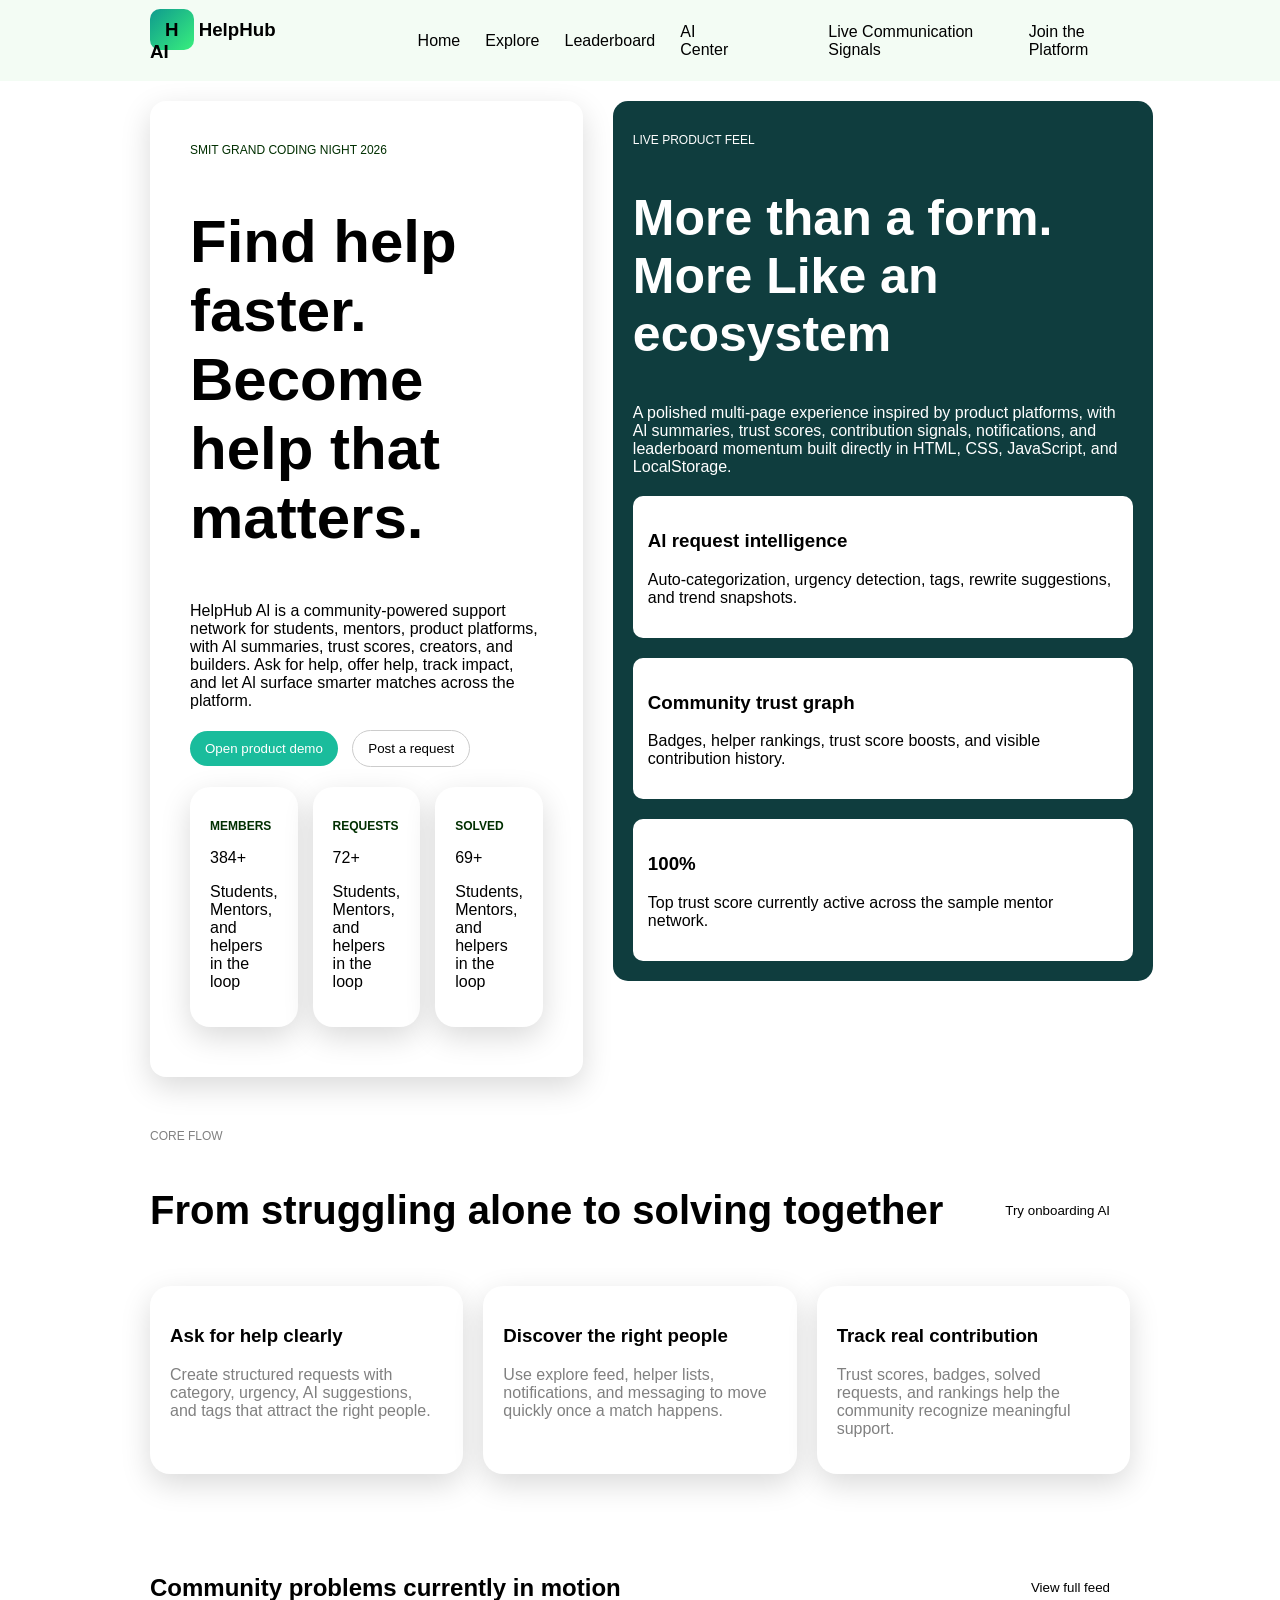
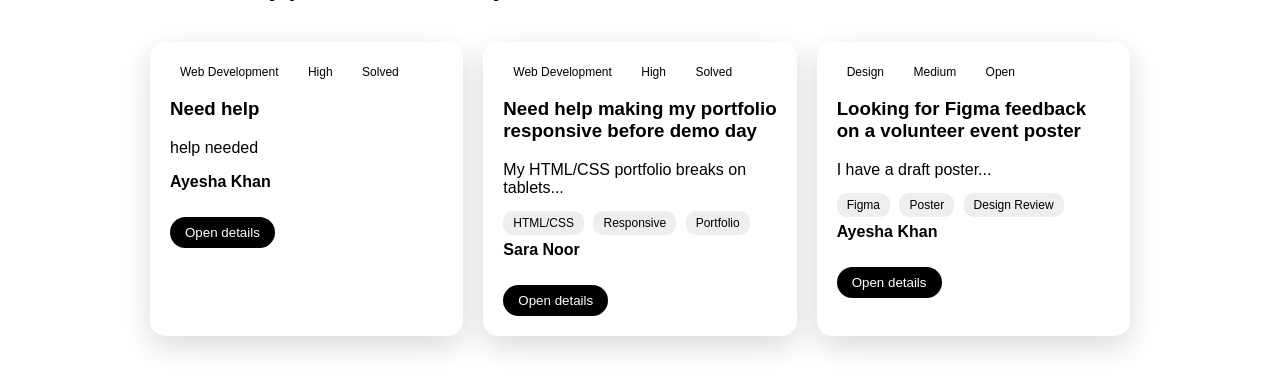
<file: Component/index.html>
<!DOCTYPE html>
<html>

<head>
  <title>Helplytics</title>
  <link rel="stylesheet" href="../CSS/style.css">
</head>

<body>

  <nav class="Nav_container">
    <h3><span>H</span> HelpHub AI</h3>
    <ul>
      <li><a href="./index.html">Home</a></li>
      <li><a href="./Explore.html">Explore</a></li>
      <li><a href="./Ranking.html">Leaderboard</a></li>
      <li><a href="./AI_center.html">AI Center</a></li>
    </ul>
    <div class="Nav_btn">
      <a href="#">Live Communication Signals</a>
      <a href="./Dashboard.html">Join the Platform</a>
    </div>
  </nav>

  <!-- Hero Section -->
  <section class="hero">

    <div class="left">
      <p class="tag">SMIT GRAND CODING NIGHT 2026</p>
      <h1>Find help faster.<br>Become help that <br> matters.</h1>
      <p style="margin-top:0px;">HelpHub Al is a community-powered support network for students, mentors,
        product platforms, with Al summaries, trust scores,
        creators, and builders. Ask for help, offer help, track impact, and let Al surface
        smarter matches across the platform.
      </p>

      <div class="buttons">
        <button class="primary">Open product demo</button>
        <button class="secondary">Post a request</button>
      </div>

      <div class="stats">
        <div class="card">
          <p class="tag"><b>MEMBERS</b></p>
          <p>384+</p>
          <p>Students, Mentors,<br>and helpers in the<br>loop</p>

        </div>
        <div class="card">
          <p class="tag"><b>REQUESTS</b></p>
          <p>72+</p>
          <p>Students, Mentors,<br>and helpers in the<br>loop</p>
        </div>
        <div class="card">
          <p class="tag"><b>SOLVED</b></p>
          <p>69+</p>
          <p>Students, Mentors,<br>and helpers in the<br>loop</p>
        </div>
      </div>
    </div>

    <div class="right">
      <div class="info-card">
        <p style="font-size: 12px;">LIVE PRODUCT FEEL</p>
        <h1 style="font-size: 50px;">More than a form.<br>More Like an<br>ecosystem</h1>
        <p>A polished multi-page experience inspired by
          product platforms, with Al summaries, trust scores,
          contribution signals, notifications, and leaderboard
          momentum built directly in HTML, CSS, JavaScript, and
          LocalStorage.</p>
        <p></p>
        <div class="right-card">
          <div class="mini-card">
            <h3>Al request intelligence</h3>
            <p>Auto-categorization, urgency detection, tags,
rewrite suggestions, and trend snapshots.</p>
          </div>
          
            <div class="mini-card">
            <h3>Community trust graph</h3>
            <p>Badges, helper rankings, trust score boosts,
              and visible contribution history.</p>
          </div>
          
          <div class="mini-card">
            <h3>100%</h3>
            <p>Top trust score currently active across the
sample mentor network.</p>
          </div>
        </div>

      </div>

    </div>

  </section>
<section class="container">

  <!-- TOP SECTION -->
  <div class="core-flow">
    <p class="small">CORE FLOW</p>
    <div class="top-bar">
      <h1>From struggling alone to solving together</h1>
      <button>Try onboarding AI</button>
    </div>

    <div class="cards">
      <div class="card">
        <h3>Ask for help clearly</h3>
        <p style="color: gray;">Create structured requests with category, urgency, AI suggestions, and tags that attract the right people.</p>
      </div>

      <div class="card">
        <h3>Discover the right people</h3>
        <p style="color: gray;">Use explore feed, helper lists, notifications, and messaging to move quickly once a match happens.</p>
      </div>

      <div class="card">
        <h3>Track real contribution</h3>
        <p style="color: gray;">Trust scores, badges, solved requests, and rankings help the community recognize meaningful support.</p>
      </div>
    </div>
  </div>

  <!-- FEATURED -->
  <div class="featured">
    <div class="featured-header">
      <h2>Community problems currently in motion</h2>
      <button>View full feed</button>
    </div>

    <div class="grid">

      <div class="box">
        <div class="tags">
          <span>Web Development</span>
          <span class="high">High</span>
          <span class="solved">Solved</span>
        </div>
        <h3>Need help</h3>
        <p>help needed</p>
        <p class="name">Ayesha Khan</p>
        <button>Open details</button>
      </div>

      <div class="box">
        <div class="tags">
          <span>Web Development</span>
          <span class="high">High</span>
          <span class="solved">Solved</span>
        </div>
        <h3>Need help making my portfolio responsive before demo day</h3>
        <p>My HTML/CSS portfolio breaks on tablets...</p>

        <div class="skills">
          <span>HTML/CSS</span>
          <span>Responsive</span>
          <span>Portfolio</span>
        </div>

        <p class="name">Sara Noor</p>
        <button>Open details</button>
      </div>

      <div class="box">
        <div class="tags">
          <span>Design</span>
          <span class="medium">Medium</span>
          <span class="open">Open</span>
        </div>
        <h3>Looking for Figma feedback on a volunteer event poster</h3>
        <p>I have a draft poster...</p>

        <div class="skills">
          <span>Figma</span>
          <span>Poster</span>
          <span>Design Review</span>
        </div>

        <p class="name">Ayesha Khan</p>
        <button>Open details</button>
      </div>

    </div>
  </div>

</section>

</body>

</html>
</file>
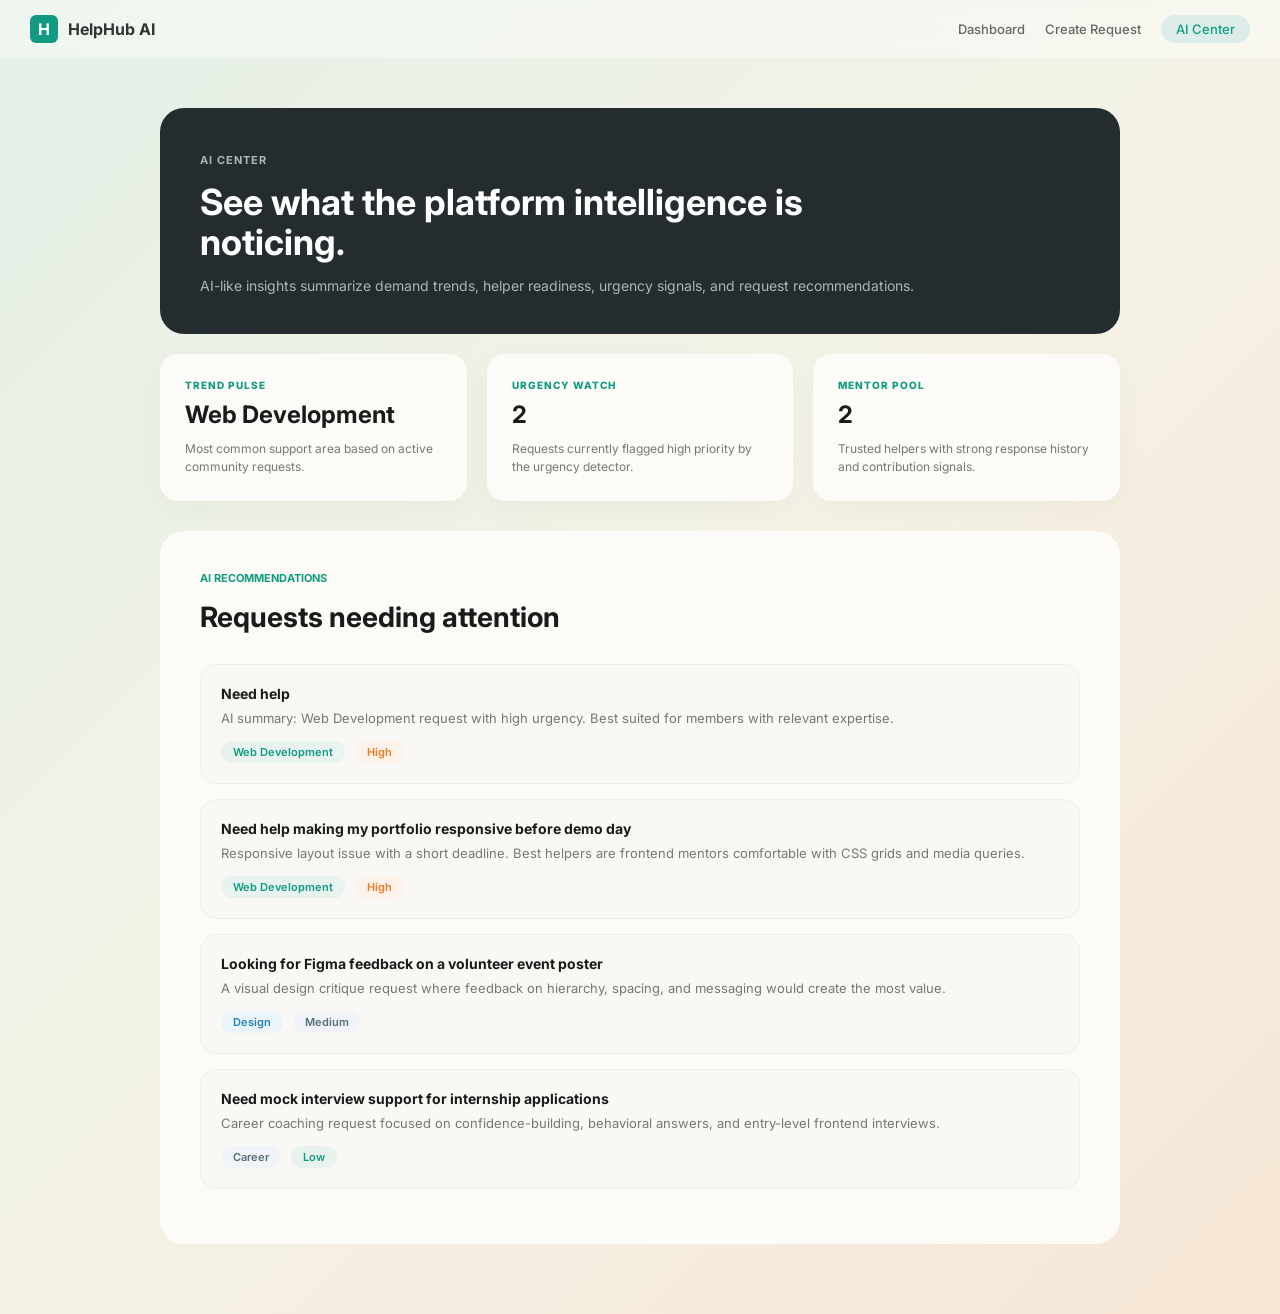
<file: Component/AI_center.html>
<!DOCTYPE html>
<html lang="en">
<head>
    <meta charset="UTF-8">
    <meta name="viewport" content="width=device-width, initial-scale=1.0">
    <title>HelpHub AI - AI Center</title>
    <link href="https://fonts.googleapis.com/css2?family=Inter:wght@400;500;600;700&display=swap" rel="stylesheet">
    <style>
        /* Base Resets */
        * {
            margin: 0;
            padding: 0;
            box-sizing: border-box;
            font-family: 'Inter', sans-serif;
        }

        body {
            background: linear-gradient(135deg, #e4f0e6 0%, #f4f2e6 50%, #f6e6d5 100%);
            min-height: 100vh;
            padding-bottom: 50px;
            color: #333;
        }

        .container {
            max-width: 1000px;
            margin: 0 auto;
            padding: 20px;
        }

        /* Hero Section (Dark Banner) */
        .hero-banner {
            background-color: #242c2f;
            color: white;
            padding: 40px;
            border-radius: 24px;
            margin-bottom: -60px; /* Overlap effect for cards */
            position: relative;
            z-index: 1;
        }

        .hero-banner span {
            font-size: 11px;
            text-transform: uppercase;
            letter-spacing: 1px;
            color: #a8b8b3;
            font-weight: 700;
        }

        .hero-banner h1 {
            font-size: 36px;
            margin: 15px 0;
            line-height: 1.1;
            max-width: 700px;
        }

        .hero-banner p {
            color: #a8b8b3;
            font-size: 14px;
        }

        /* Navigation Bar */
        nav {
            background: rgba(255, 255, 255, 0.4);
            backdrop-filter: blur(10px);
            padding: 15px 30px;
            display: flex;
            justify-content: space-between;
            align-items: center;
            margin-bottom: 30px;
        }

        .logo { display: flex; align-items: center; gap: 10px; font-weight: 700; }
        .logo-box { background: #129b82; color: white; width: 28px; height: 28px; border-radius: 6px; display: flex; justify-content: center; align-items: center; }

        .nav-links { display: flex; gap: 20px; align-items: center; }
        .nav-links a { text-decoration: none; color: #666; font-size: 13px; font-weight: 500; }
        .nav-links .active { background: #dcece8; color: #129b82; padding: 6px 15px; border-radius: 20px; }

        /* Stats Grid (The 3 Cards) */
        .stats-grid {
            display: grid;
            grid-template-columns: repeat(3, 1fr);
            gap: 20px;
            position: relative;
            z-index: 2;
            margin-top: 80px;
            margin-bottom: 30px;
        }

        .stat-card {
            background: #fcfbf7;
            padding: 25px;
            border-radius: 18px;
            box-shadow: 0 10px 30px rgba(0,0,0,0.03);
        }

        .stat-label { font-size: 10px; font-weight: 800; color: #129b82; text-transform: uppercase; letter-spacing: 1px; margin-bottom: 10px; }
        .stat-value { font-size: 24px; font-weight: 700; color: #1a1a1a; margin-bottom: 10px; line-height: 1.2; }
        .stat-desc { font-size: 12px; color: #777; line-height: 1.5; }

        /* AI Recommendations Section */
        .recommendations {
            background: #fcfbf7;
            padding: 40px;
            border-radius: 24px;
        }

        .rec-label { color: #129b82; font-size: 11px; font-weight: 700; text-transform: uppercase; margin-bottom: 15px; display: block; }
        .recommendations h2 { font-size: 28px; margin-bottom: 30px; color: #1a1a1a; }

        /* Request Cards */
        .req-card {
            background: #f9f8f4;
            padding: 20px;
            border-radius: 16px;
            margin-bottom: 15px;
            border: 1px solid #f0eee8;
        }

        .req-title { font-weight: 700; font-size: 14px; margin-bottom: 8px; color: #1a1a1a; }
        .req-summary { font-size: 13px; color: #777; margin-bottom: 15px; }

        .tags { display: flex; gap: 10px; }
        .tag { font-size: 11px; font-weight: 600; padding: 4px 12px; border-radius: 20px; }
        .tag-tech { background: #e8f3ef; color: #129b82; }
        .tag-urgency { background: #fdf2e9; color: #e67e22; }
        .tag-design { background: #e9f5f8; color: #2980b9; }
        .tag-career { background: #f0f4f8; color: #546e7a; }

        @media (max-width: 768px) {
            .stats-grid { grid-template-columns: 1fr; }
            .hero-banner h1 { font-size: 28px; }
        }
    </style>
</head>
<body>

    <nav>
        <div class="logo">
            <div class="logo-box">H</div> HelpHub AI
        </div>
        <div class="nav-links">
            <a href="./Dashboard.html">Dashboard</a>
            <a href="./Createrequest.html">Create Request</a>
            <a href="./AI_center.html" class="active">AI Center</a>
        </div>
    </nav>

    <div class="container">
        <div class="hero-banner">
            <span>AI Center</span>
            <h1>See what the platform intelligence is noticing.</h1>
            <p>AI-like insights summarize demand trends, helper readiness, urgency signals, and request recommendations.</p>
        </div>

        <div class="stats-grid">
            <div class="stat-card">
                <div class="stat-label">Trend Pulse</div>
                <div class="stat-value">Web Development</div>
                <div class="stat-desc">Most common support area based on active community requests.</div>
            </div>
            <div class="stat-card">
                <div class="stat-label">Urgency Watch</div>
                <div class="stat-value">2</div>
                <div class="stat-desc">Requests currently flagged high priority by the urgency detector.</div>
            </div>
            <div class="stat-card">
                <div class="stat-label">Mentor Pool</div>
                <div class="stat-value">2</div>
                <div class="stat-desc">Trusted helpers with strong response history and contribution signals.</div>
            </div>
        </div>

        <div class="recommendations">
            <span class="rec-label">AI Recommendations</span>
            <h2>Requests needing attention</h2>

            <div class="req-card">
                <div class="req-title">Need help</div>
                <div class="req-summary">AI summary: Web Development request with high urgency. Best suited for members with relevant expertise.</div>
                <div class="tags">
                    <span class="tag tag-tech">Web Development</span>
                    <span class="tag tag-urgency">High</span>
                </div>
            </div>

            <div class="req-card">
                <div class="req-title">Need help making my portfolio responsive before demo day</div>
                <div class="req-summary">Responsive layout issue with a short deadline. Best helpers are frontend mentors comfortable with CSS grids and media queries.</div>
                <div class="tags">
                    <span class="tag tag-tech">Web Development</span>
                    <span class="tag tag-urgency">High</span>
                </div>
            </div>

            <div class="req-card">
                <div class="req-title">Looking for Figma feedback on a volunteer event poster</div>
                <div class="req-summary">A visual design critique request where feedback on hierarchy, spacing, and messaging would create the most value.</div>
                <div class="tags">
                    <span class="tag tag-design">Design</span>
                    <span class="tag tag-career">Medium</span>
                </div>
            </div>

            <div class="req-card">
                <div class="req-title">Need mock interview support for internship applications</div>
                <div class="req-summary">Career coaching request focused on confidence-building, behavioral answers, and entry-level frontend interviews.</div>
                <div class="tags">
                    <span class="tag tag-career">Career</span>
                    <span class="tag tag-tech">Low</span>
                </div>
            </div>
        </div>
    </div>

</body>
</html>
</file>
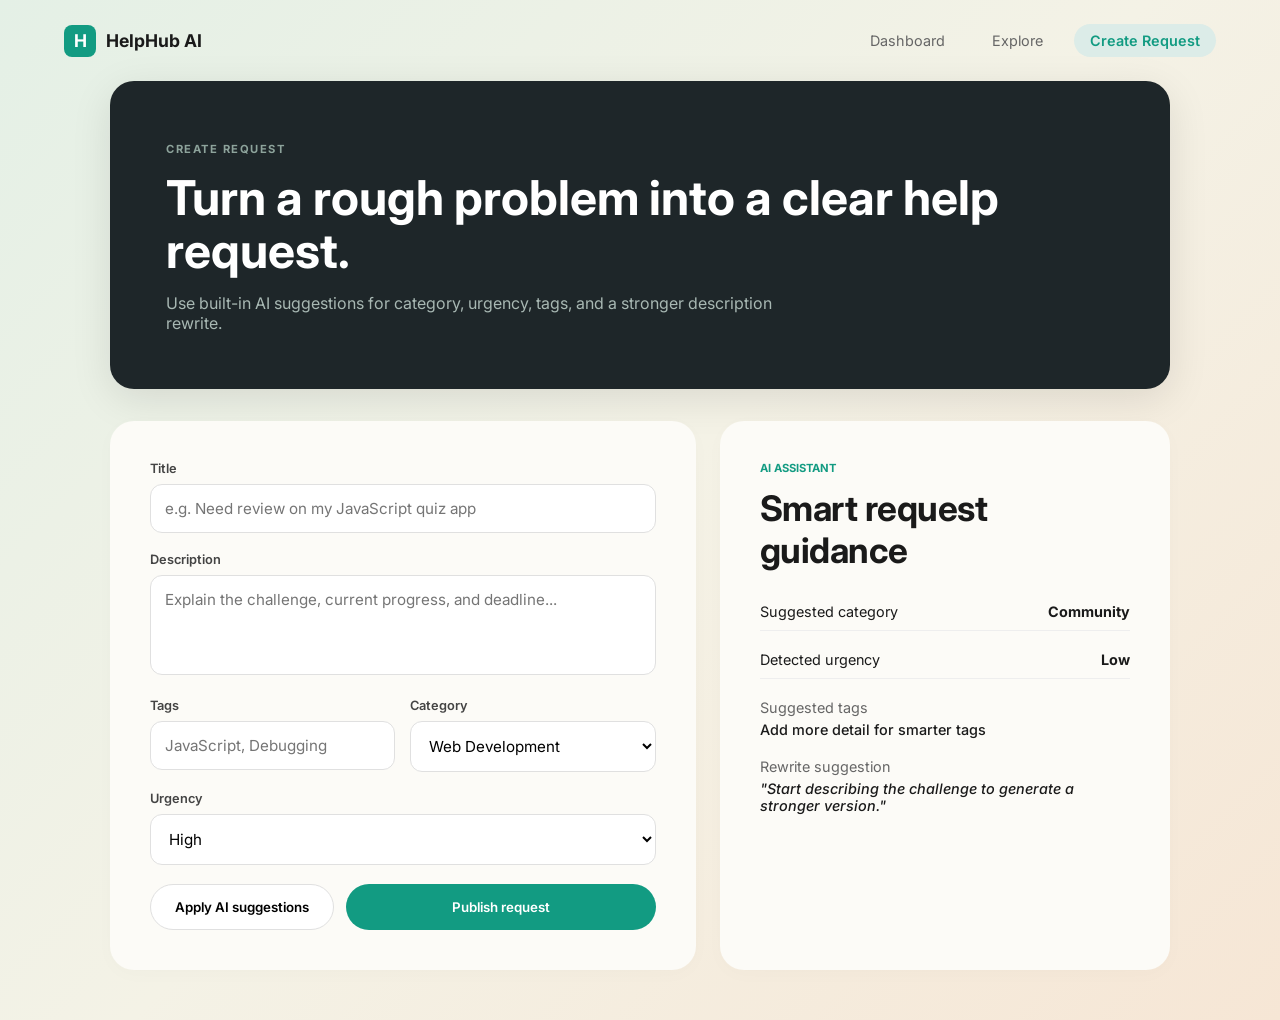
<file: Component/Createrequest.html>
<!DOCTYPE html>
<html lang="en">
<head>
    <meta charset="UTF-8">
    <meta name="viewport" content="width=device-width, initial-scale=1.0">
    <title>HelpHub AI - Full Platform</title>
    <link href="https://fonts.googleapis.com/css2?family=Inter:wght@400;500;600;700&display=swap" rel="stylesheet">
    <style>
        /* --- Core Variables (Theming) --- */
        :root {
            --primary-teal: #129b82;
            --dark-gray: #1e2629;
            --off-white: #fcfbf7;
            --text-main: #1a1a1a;
            --text-muted: #666;
            --bg-mesh: linear-gradient(135deg, #e4f0e6 0%, #f4f2e6 50%, #f6e6d5 100%);
            --card-radius: 24px;
            --input-radius: 12px;
        }

        /* --- Global Resets --- */
        * { margin: 0; padding: 0; box-sizing: border-box; font-family: 'Inter', sans-serif; }
        body { background: var(--bg-mesh); min-height: 100vh; color: var(--text-main); padding-bottom: 50px; }
        a { text-decoration: none; }

        /* --- Navigation Bar --- */
        nav {
            display: flex; justify-content: space-between; align-items: center;
            padding: 1.5rem 4rem; max-width: 1400px; margin: 0 auto;
        }
        .logo { display: flex; align-items: center; gap: 10px; font-weight: 700; font-size: 1.1rem; }
        .logo-icon {
            background: var(--primary-teal); color: white; width: 32px; height: 32px;
            border-radius: 8px; display: flex; justify-content: center; align-items: center;
        }
        .nav-links { display: flex; gap: 15px; }
        .nav-links a { color: var(--text-muted); font-size: 0.9rem; padding: 8px 16px; border-radius: 20px; transition: 0.3s; }
        .nav-links a.active { background: #dcece8; color: var(--primary-teal); font-weight: 600; }

        /* --- Main Layout Container --- */
        .container { max-width: 1100px; margin: 0 auto; padding: 0 20px; }

        /* --- Hero Banner (Header Block) --- */
        .hero-banner {
            background: var(--dark-gray); color: white; padding: 3.5rem;
            border-radius: var(--card-radius); margin-bottom: 2rem;
            box-shadow: 0 10px 40px rgba(0,0,0,0.1);
        }
        .hero-banner span { font-size: 0.7rem; text-transform: uppercase; letter-spacing: 1.5px; color: #8da39b; font-weight: 700; }
        .hero-banner h1 { font-size: 3rem; margin: 15px 0; line-height: 1.1; font-weight: 700; }
        .hero-banner p { color: #a8b8b3; font-size: 1rem; max-width: 650px; }

        /* --- Content Grid --- */
        .content-grid { display: grid; grid-template-columns: 1.3fr 1fr; gap: 1.5rem; }

        /* --- Reusable Card Styles --- */
        .card {
            background: var(--off-white); padding: 2.5rem;
            border-radius: var(--card-radius); box-shadow: 0 4px 20px rgba(0,0,0,0.02);
        }
        .section-tag { font-size: 0.7rem; color: var(--primary-teal); text-transform: uppercase; font-weight: 700; margin-bottom: 12px; display: block; }
        .card h2 { font-size: 2.2rem; margin-bottom: 2rem; color: var(--text-main); letter-spacing: -0.5px; }

        /* --- Form Elements --- */
        .form-group { margin-bottom: 1.2rem; }
        label { display: block; font-size: 0.8rem; font-weight: 600; margin-bottom: 8px; color: #444; }
        input, select, textarea {
            width: 100%; padding: 14px; border: 1px solid #e0e0e0;
            border-radius: var(--input-radius); background: white; font-size: 0.95rem; outline: none;
        }
        textarea { height: 100px; resize: none; }

        /* --- Buttons --- */
        .btn-group { display: flex; gap: 12px; margin-top: 15px; }
        .btn-primary {
            background: var(--primary-teal); color: white; border: none;
            padding: 14px 24px; border-radius: 30px; font-weight: 600;
            cursor: pointer; transition: 0.3s; flex: 1;
        }
        .btn-outline {
            background: white; border: 1px solid #e0e0e0; padding: 14px 24px;
            border-radius: 30px; font-weight: 600; cursor: pointer;
        }
        .btn-primary:hover { background: #0e806b; transform: translateY(-2px); }

        /* --- Responsive Design --- */
        @media (max-width: 900px) {
            .content-grid { grid-template-columns: 1fr; }
            nav { padding: 1.5rem 2rem; }
            .hero-banner h1 { font-size: 2.2rem; }
        }
    </style>
</head>
<body>

    <nav>
        <div class="logo">
            <div class="logo-icon">H</div> HelpHub AI
        </div>
        <div class="nav-links">
            <a href="./Dashboard.html">Dashboard</a>
            <a href="./Explore.html">Explore</a>
            <a href="./Createrequest.html" class="active">Create Request</a>
        </div>
    </nav>

    <div class="container">
        
        <div class="hero-banner">
            <span>Create Request</span>
            <h1>Turn a rough problem into a clear help request.</h1>
            <p>Use built-in AI suggestions for category, urgency, tags, and a stronger description rewrite.</p>
        </div>

        <div class="content-grid">
            
            <div class="card">
                <form>
                    <div class="form-group">
                        <label>Title</label>
                        <input type="text" placeholder="e.g. Need review on my JavaScript quiz app">
                    </div>

                    <div class="form-group">
                        <label>Description</label>
                        <textarea placeholder="Explain the challenge, current progress, and deadline..."></textarea>
                    </div>

                    <div style="display: grid; grid-template-columns: 1fr 1fr; gap: 15px;">
                        <div class="form-group">
                            <label>Tags</label>
                            <input type="text" placeholder="JavaScript, Debugging">
                        </div>
                        <div class="form-group">
                            <label>Category</label>
                            <select>
                                <option>Web Development</option>
                                <option>Design</option>
                                <option>Career</option>
                            </select>
                        </div>
                    </div>

                    <div class="form-group">
                        <label>Urgency</label>
                        <select>
                            <option>High</option>
                            <option>Medium</option>
                            <option>Low</option>
                        </select>
                    </div>

                    <div class="btn-group">
                        <button type="button" class="btn-outline">Apply AI suggestions</button>
                        <button type="submit" class="btn-primary">Publish request</button>
                    </div>
                </form>
            </div>

            <div class="card">
                <span class="section-tag">AI Assistant</span>
                <h2>Smart request guidance</h2>
                
                <div style="display: flex; flex-direction: column; gap: 20px; font-size: 0.9rem;">
                    <div style="display: flex; justify-content: space-between; border-bottom: 1px solid #eee; padding-bottom: 10px;">
                        <span>Suggested category</span>
                        <strong>Community</strong>
                    </div>
                    <div style="display: flex; justify-content: space-between; border-bottom: 1px solid #eee; padding-bottom: 10px;">
                        <span>Detected urgency</span>
                        <strong>Low</strong>
                    </div>
                    <div>
                        <span style="color: var(--text-muted);">Suggested tags</span>
                        <p style="margin-top: 5px; font-weight: 500;">Add more detail for smarter tags</p>
                    </div>
                    <div>
                        <span style="color: var(--text-muted);">Rewrite suggestion</span>
                        <p style="margin-top: 5px; font-weight: 500; font-style: italic;">"Start describing the challenge to generate a stronger version."</p>
                    </div>
                </div>
            </div>

        </div>
    </div>

</body>
</html>
</file>
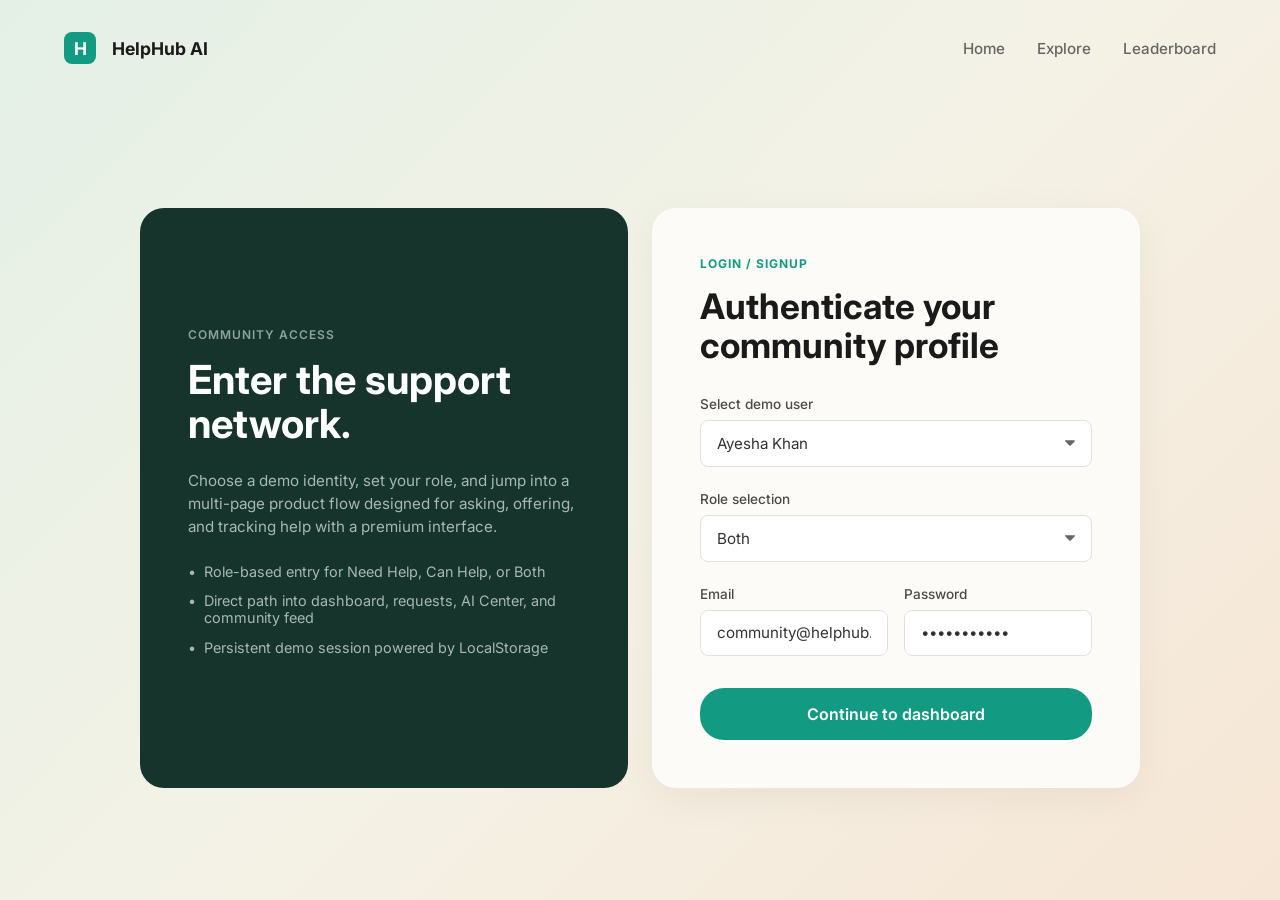
<file: Component/Dashboard.html>
<!DOCTYPE html>
<html lang="en">
<head>
    <meta charset="UTF-8">
    <meta name="viewport" content="width=device-width, initial-scale=1.0">
    <title>HelpHub AI - Login</title>
    <link href="https://fonts.googleapis.com/css2?family=Inter:wght@400;500;600;700&display=swap" rel="stylesheet">
    <style>
        /* Base Styles & Resets */
        * {
            margin: 0;
            padding: 0;
            box-sizing: border-box;
            font-family: 'Inter', sans-serif;
        }

        body {
            /* Soft gradient background matching the image */
            background: linear-gradient(135deg, #e4f0e6 0%, #f4f2e6 50%, #f6e6d5 100%);
            min-height: 100vh;
            display: flex;
            flex-direction: column;
            color: #333;
        }

        /* Navigation Bar */
        nav {
            display: flex;
            justify-content: space-between;
            align-items: center;
            padding: 2rem 4rem;
        }

        .logo-container {
            display: flex;
            align-items: center;
            gap: 1rem;
        }

        .logo-icon {
            background-color: #129b82;
            color: white;
            width: 32px;
            height: 32px;
            border-radius: 8px;
            display: flex;
            justify-content: center;
            align-items: center;
            font-weight: 700;
            font-size: 1.1rem;
        }

        .logo-text {
            font-weight: 700;
            font-size: 1.1rem;
            color: #1a1a1a;
        }

        .nav-links {
            display: flex;
            gap: 2rem;
        }

        .nav-links a {
            text-decoration: none;
            color: #666;
            font-weight: 500;
            font-size: 0.95rem;
        }

        .nav-links a:hover {
            color: #1a1a1a;
        }

        /* Main Content Layout */
        .main-container {
            flex: 1;
            display: flex;
            justify-content: center;
            align-items: center;
            padding: 2rem;
        }

        .panels-wrapper {
            display: grid;
            grid-template-columns: 1fr 1fr;
            gap: 1.5rem;
            max-width: 1000px;
            width: 100%;
        }

        /* Left Panel (Dark Green) */
        .left-panel {
            background-color: #16342b;
            color: white;
            padding: 3rem;
            border-radius: 24px;
            display: flex;
            flex-direction: column;
            justify-content: center;
        }

        .tagline-left {
            font-size: 0.75rem;
            text-transform: uppercase;
            letter-spacing: 1px;
            font-weight: 600;
            color: #8da39b;
            margin-bottom: 1rem;
        }

        .left-panel h1 {
            font-size: 2.5rem;
            line-height: 1.1;
            margin-bottom: 1.5rem;
            font-weight: 700;
        }

        .left-panel p {
            color: #a8b8b3;
            font-size: 0.95rem;
            line-height: 1.5;
            margin-bottom: 1.5rem;
        }

        .left-panel ul {
            list-style-type: none;
        }

        .left-panel li {
            color: #a8b8b3;
            font-size: 0.9rem;
            margin-bottom: 0.8rem;
            display: flex;
            align-items: flex-start;
            gap: 0.5rem;
        }

        .left-panel li::before {
            content: "•";
            color: #a8b8b3;
        }

        /* Right Panel (Light Form) */
        .right-panel {
            background-color: #fcfbf7;
            padding: 3rem;
            border-radius: 24px;
            box-shadow: 0 10px 40px rgba(0, 0, 0, 0.05);
        }

        .tagline-right {
            font-size: 0.75rem;
            text-transform: uppercase;
            letter-spacing: 1px;
            font-weight: 700;
            color: #129b82;
            margin-bottom: 1rem;
        }

        .right-panel h2 {
            font-size: 2.2rem;
            color: #1a1a1a;
            line-height: 1.1;
            margin-bottom: 2rem;
            font-weight: 700;
        }

        /* Form Styles */
        .form-group {
            margin-bottom: 1.5rem;
        }

        .form-row {
            display: grid;
            grid-template-columns: 1fr 1fr;
            gap: 1rem;
            margin-bottom: 1.5rem;
        }

        label {
            display: block;
            font-size: 0.85rem;
            color: #4a4a4a;
            margin-bottom: 0.5rem;
            font-weight: 500;
        }

        input, select {
            width: 100%;
            padding: 0.8rem 1rem;
            border: 1px solid #e0e0e0;
            border-radius: 8px;
            background-color: white;
            font-size: 0.95rem;
            color: #333;
            outline: none;
            transition: border-color 0.2s;
        }

        input:focus, select:focus {
            border-color: #129b82;
        }

        /* Dropdown arrow customization */
        select {
            appearance: none;
            background-image: url("data:image/svg+xml;charset=US-ASCII,%3Csvg%20xmlns%3D%22http%3A%2F%2Fwww.w3.org%2F2000%2Fsvg%22%20width%3D%22292.4%22%20height%3D%22292.4%22%3E%3Cpath%20fill%3D%22%23666666%22%20d%3D%22M287%2069.4a17.6%2017.6%200%200%200-13-5.4H18.4c-5%200-9.3%201.8-12.9%205.4A17.6%2017.6%200%200%200%200%2082.2c0%205%201.8%209.3%205.4%2012.9l128%20127.9c3.6%203.6%207.8%205.4%2012.8%205.4s9.2-1.8%2012.8-5.4L287%2095c3.5-3.5%205.4-7.8%205.4-12.8%200-5-1.9-9.2-5.5-12.8z%22%2F%3E%3C%2Fsvg%3E");
            background-repeat: no-repeat;
            background-position: right 1rem top 50%;
            background-size: 0.65rem auto;
        }

        .submit-btn {
            width: 100%;
            background-color: #129b82;
            color: white;
            border: none;
            padding: 1rem;
            border-radius: 24px;
            font-size: 1rem;
            font-weight: 600;
            cursor: pointer;
            transition: background-color 0.2s;
            margin-top: 0.5rem;
        }

        .submit-btn:hover {
            background-color: #0e806b;
        }

        /* Responsive Design */
        @media (max-width: 900px) {
            .panels-wrapper {
                grid-template-columns: 1fr;
            }
            
            nav {
                padding: 1.5rem 2rem;
            }
            
            .nav-links {
                display: none; /* Hiding on mobile for simplicity */
            }
        }
    </style>
</head>
<body>

    <nav>
        <div class="logo-container">
            <div class="logo-icon">H</div>
            <div class="logo-text">HelpHub AI</div>
        </div>
        <div class="nav-links">
            <a href="./index.html">Home</a>
            <a href="./Explore.html">Explore</a>
            <a href="./Ranking.html">Leaderboard</a>
        </div>
    </nav>

    <div class="main-container">
        <div class="panels-wrapper">
            
            <div class="left-panel">
                <div class="tagline-left">Community Access</div>
                <h1>Enter the support network.</h1>
                <p>Choose a demo identity, set your role, and jump into a multi-page product flow designed for asking, offering, and tracking help with a premium interface.</p>
                <ul>
                    <li>Role-based entry for Need Help, Can Help, or Both</li>
                    <li>Direct path into dashboard, requests, AI Center, and community feed</li>
                    <li>Persistent demo session powered by LocalStorage</li>
                </ul>
            </div>

            <div class="right-panel">
                <div class="tagline-right">Login / Signup</div>
                <h2>Authenticate your community profile</h2>
                
                <form action="#" method="POST">
                    <div class="form-group">
                        <label>Select demo user</label>
                        <select>
                            <option>Ayesha Khan</option>
                            <option>Ali Raza</option>
                            <option>Guest User</option>
                        </select>
                    </div>

                    <div class="form-group">
                        <label>Role selection</label>
                        <select>
                            <option>Both</option>
                            <option>Need Help</option>
                            <option>Can Help</option>
                        </select>
                    </div>

                    <div class="form-row">
                        <div>
                            <label>Email</label>
                            <input type="email" value="community@helphub.ai" readonly>
                        </div>
                        <div>
                            <label>Password</label>
                            <input type="password" value="password123" readonly>
                        </div>
                    </div>

                    <button type="button" class="submit-btn"><a style="text-decoration: none; color: white;" href="./AI_center.html">Continue to dashboard</a></button>
                </form>
            </div>

        </div>
    </div>

</body>
</html>
</file>
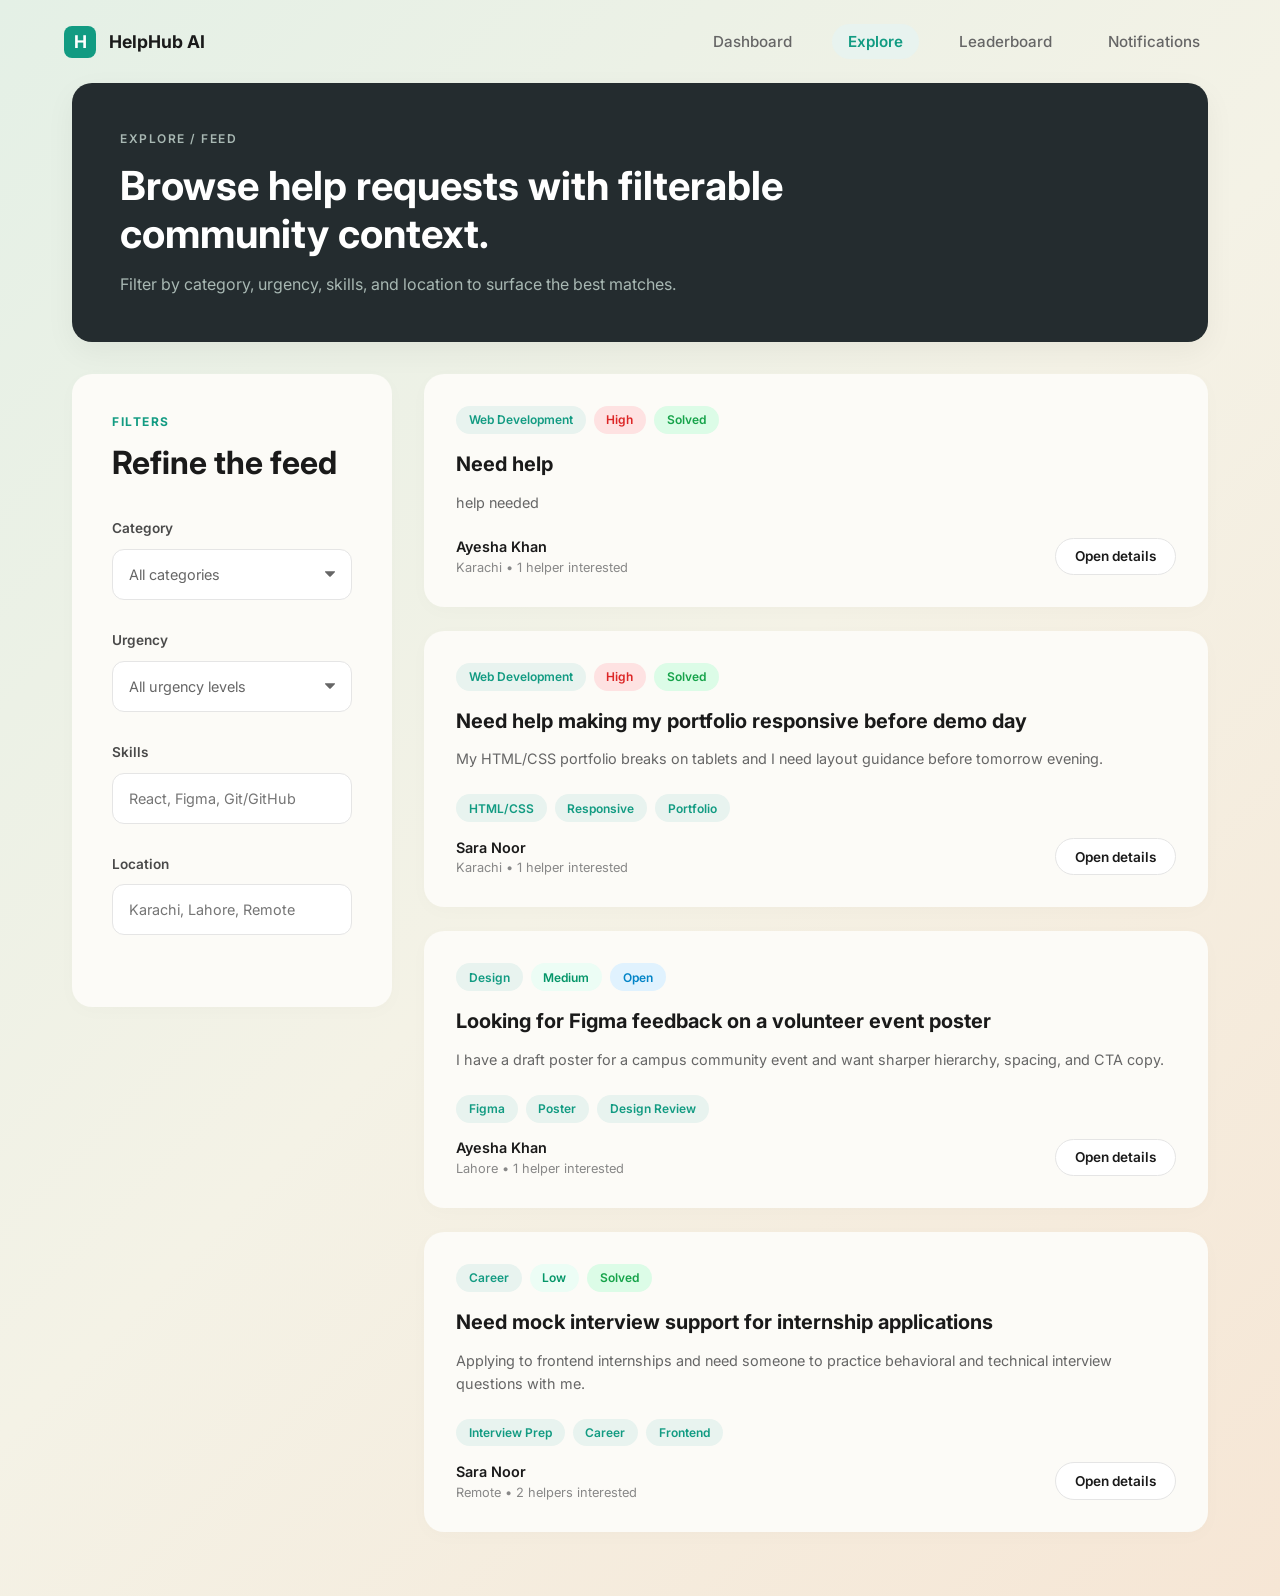
<file: Component/Explore.html>
<!DOCTYPE html>
<html lang="en">
<head>
    <meta charset="UTF-8">
    <meta name="viewport" content="width=device-width, initial-scale=1.0">
    <title>HelpHub AI - Explore Feed</title>
    <link href="https://fonts.googleapis.com/css2?family=Inter:wght@400;500;600;700&display=swap" rel="stylesheet">
    <style>
        /* Base Styles & Resets */
        * {
            margin: 0;
            padding: 0;
            box-sizing: border-box;
            font-family: 'Inter', sans-serif;
        }

        body {
            /* Soft gradient background matching the design */
            background: linear-gradient(135deg, #e4f0e6 0%, #f4f2e6 50%, #f6e6d5 100%);
            min-height: 100vh;
            color: #333;
            padding-bottom: 4rem;
        }

        /* --- Navigation Bar --- */
        nav {
            display: flex;
            justify-content: space-between;
            align-items: center;
            padding: 1.5rem 4rem;
            max-width: 1400px;
            margin: 0 auto;
        }

        .logo-container {
            display: flex;
            align-items: center;
            gap: 0.8rem;
        }

        .logo-icon {
            background-color: #129b82;
            color: white;
            width: 32px;
            height: 32px;
            border-radius: 8px;
            display: flex;
            justify-content: center;
            align-items: center;
            font-weight: 700;
            font-size: 1.1rem;
        }

        .logo-text {
            font-weight: 700;
            font-size: 1.1rem;
            color: #1a1a1a;
        }

        .nav-links {
            display: flex;
            gap: 1.5rem;
            align-items: center;
        }

        .nav-links a {
            text-decoration: none;
            color: #666;
            font-weight: 500;
            font-size: 0.95rem;
            padding: 0.5rem 1rem;
            border-radius: 20px;
            transition: all 0.2s;
        }

        .nav-links a:hover {
            color: #1a1a1a;
        }

        .nav-links a.active {
            background-color: #e8f3ef;
            color: #129b82;
            font-weight: 600;
        }

        /* --- Main Layout Container --- */
        .container {
            max-width: 1200px;
            margin: 0 auto;
            padding: 0 2rem;
        }

        /* --- Hero Banner (Dark Section) --- */
        .hero-banner {
            background-color: #242c2f;
            color: white;
            padding: 3rem;
            border-radius: 20px;
            margin-bottom: 2rem;
            box-shadow: 0 10px 30px rgba(0,0,0,0.05);
        }

        .hero-overline {
            font-size: 0.75rem;
            text-transform: uppercase;
            letter-spacing: 1.5px;
            font-weight: 600;
            color: #a8b8b3;
            margin-bottom: 1rem;
        }

        .hero-banner h1 {
            font-size: 2.5rem;
            line-height: 1.2;
            margin-bottom: 1rem;
            font-weight: 700;
            max-width: 800px;
        }

        .hero-banner p {
            color: #a8b8b3;
            font-size: 1rem;
            max-width: 600px;
        }

        /* --- Content Grid Layout --- */
        .content-grid {
            display: grid;
            grid-template-columns: 320px 1fr;
            gap: 2rem;
            align-items: start;
        }

        /* --- Sidebar (Filters) --- */
        .sidebar {
            background-color: #fcfbf7;
            padding: 2.5rem;
            border-radius: 20px;
            box-shadow: 0 4px 20px rgba(0,0,0,0.02);
        }

        .sidebar-overline {
            font-size: 0.75rem;
            text-transform: uppercase;
            letter-spacing: 1.5px;
            font-weight: 700;
            color: #129b82;
            margin-bottom: 1rem;
        }

        .sidebar h2 {
            font-size: 2rem;
            color: #1a1a1a;
            margin-bottom: 2.5rem;
            line-height: 1.1;
        }

        .filter-group {
            margin-bottom: 2rem;
        }

        .filter-group label {
            display: block;
            font-size: 0.85rem;
            font-weight: 600;
            color: #4a4a4a;
            margin-bottom: 0.8rem;
        }

        .filter-group input, 
        .filter-group select {
            width: 100%;
            padding: 1rem;
            border: 1px solid #e5e5e5;
            border-radius: 12px;
            background-color: white;
            font-size: 0.9rem;
            color: #666;
            outline: none;
            transition: border-color 0.2s;
        }

        .filter-group input:focus, 
        .filter-group select:focus {
            border-color: #129b82;
        }

        .filter-group select {
            appearance: none;
            background-image: url("data:image/svg+xml;charset=US-ASCII,%3Csvg%20xmlns%3D%22http%3A%2F%2Fwww.w3.org%2F2000%2Fsvg%22%20width%3D%22292.4%22%20height%3D%22292.4%22%3E%3Cpath%20fill%3D%22%23666666%22%20d%3D%22M287%2069.4a17.6%2017.6%200%200%200-13-5.4H18.4c-5%200-9.3%201.8-12.9%205.4A17.6%2017.6%200%200%200%200%2082.2c0%205%201.8%209.3%205.4%2012.9l128%20127.9c3.6%203.6%207.8%205.4%2012.8%205.4s9.2-1.8%2012.8-5.4L287%2095c3.5-3.5%205.4-7.8%205.4-12.8%200-5-1.9-9.2-5.5-12.8z%22%2F%3E%3C%2Fsvg%3E");
            background-repeat: no-repeat;
            background-position: right 1rem top 50%;
            background-size: 0.65rem auto;
        }

        /* --- Feed Area (Cards) --- */
        .feed {
            display: flex;
            flex-direction: column;
            gap: 1.5rem;
        }

        .card {
            background-color: #fcfbf7;
            padding: 2rem;
            border-radius: 20px;
            box-shadow: 0 4px 20px rgba(0,0,0,0.02);
        }

        .card-tags {
            display: flex;
            flex-wrap: wrap;
            gap: 0.5rem;
            margin-bottom: 1rem;
        }

        /* Tag Styles */
        .tag {
            padding: 0.4rem 0.8rem;
            border-radius: 20px;
            font-size: 0.75rem;
            font-weight: 600;
            display: inline-block;
        }

        .tag-teal { background-color: #e8f3ef; color: #129b82; }
        .tag-red { background-color: #fee2e2; color: #dc2626; }
        .tag-green { background-color: #dcfce7; color: #16a34a; }
        .tag-blue { background-color: #e0f2fe; color: #0284c7; }
        .tag-light-green { background-color: #ecfdf5; color: #059669; }

        .card h3 {
            font-size: 1.25rem;
            color: #1a1a1a;
            margin-bottom: 0.8rem;
            line-height: 1.4;
        }

        .card p {
            font-size: 0.9rem;
            color: #666;
            line-height: 1.6;
            margin-bottom: 1.5rem;
        }

        .card-footer {
            display: flex;
            justify-content: space-between;
            align-items: flex-end;
            margin-top: 1rem;
        }

        .user-info {
            display: flex;
            flex-direction: column;
            gap: 0.3rem;
        }

        .user-name {
            font-weight: 600;
            font-size: 0.9rem;
            color: #1a1a1a;
        }

        .user-meta {
            font-size: 0.8rem;
            color: #888;
        }

        .btn-outline {
            background-color: white;
            border: 1px solid #e5e5e5;
            padding: 0.6rem 1.2rem;
            border-radius: 20px;
            font-size: 0.85rem;
            font-weight: 600;
            color: #1a1a1a;
            cursor: pointer;
            transition: all 0.2s;
        }

        .btn-outline:hover {
            border-color: #129b82;
            color: #129b82;
        }

        /* --- Responsive Design --- */
        @media (max-width: 900px) {
            .content-grid {
                grid-template-columns: 1fr;
            }
            .nav-links {
                display: none; /* Hide for simple mobile view */
            }
            nav { padding: 1.5rem 2rem; }
            .hero-banner h1 { font-size: 2rem; }
            .card-footer {
                flex-direction: column;
                align-items: flex-start;
                gap: 1rem;
            }
        }
    </style>
</head>
<body>

    <nav>
        <div class="logo-container">
            <div class="logo-icon">H</div>
            <div class="logo-text">HelpHub AI</div>
        </div>
        <div class="nav-links">
            <a href="./Dashboard.html">Dashboard</a>
            <a href="./Explore.html" class="active">Explore</a>
            <a href="./Ranking.html">Leaderboard</a>
            <a href="./notification.html">Notifications</a>
        </div>
    </nav>

    <div class="container">
        
        <div class="hero-banner">
            <div class="hero-overline">Explore / Feed</div>
            <h1>Browse help requests with filterable community context.</h1>
            <p>Filter by category, urgency, skills, and location to surface the best matches.</p>
        </div>

        <div class="content-grid">
            
            <aside class="sidebar">
                <div class="sidebar-overline">Filters</div>
                <h2>Refine the feed</h2>

                <div class="filter-group">
                    <label>Category</label>
                    <select>
                        <option>All categories</option>
                        <option>Web Development</option>
                        <option>Design</option>
                        <option>Career</option>
                    </select>
                </div>

                <div class="filter-group">
                    <label>Urgency</label>
                    <select>
                        <option>All urgency levels</option>
                        <option>High</option>
                        <option>Medium</option>
                        <option>Low</option>
                    </select>
                </div>

                <div class="filter-group">
                    <label>Skills</label>
                    <input type="text" placeholder="React, Figma, Git/GitHub">
                </div>

                <div class="filter-group">
                    <label>Location</label>
                    <input type="text" placeholder="Karachi, Lahore, Remote">
                </div>
            </aside>

            <div class="feed">
                
                <div class="card">
                    <div class="card-tags">
                        <span class="tag tag-teal">Web Development</span>
                        <span class="tag tag-red">High</span>
                        <span class="tag tag-green">Solved</span>
                    </div>
                    <h3>Need help</h3>
                    <p>help needed</p>
                    <div class="card-footer">
                        <div class="user-info">
                            <span class="user-name">Ayesha Khan</span>
                            <span class="user-meta">Karachi • 1 helper interested</span>
                        </div>
                        <button class="btn-outline">Open details</button>
                    </div>
                </div>

                <div class="card">
                    <div class="card-tags">
                        <span class="tag tag-teal">Web Development</span>
                        <span class="tag tag-red">High</span>
                        <span class="tag tag-green">Solved</span>
                    </div>
                    <h3>Need help making my portfolio responsive before demo day</h3>
                    <p>My HTML/CSS portfolio breaks on tablets and I need layout guidance before tomorrow evening.</p>
                    <div class="card-tags">
                        <span class="tag tag-teal">HTML/CSS</span>
                        <span class="tag tag-teal">Responsive</span>
                        <span class="tag tag-teal">Portfolio</span>
                    </div>
                    <div class="card-footer">
                        <div class="user-info">
                            <span class="user-name">Sara Noor</span>
                            <span class="user-meta">Karachi • 1 helper interested</span>
                        </div>
                        <button class="btn-outline">Open details</button>
                    </div>
                </div>

                <div class="card">
                    <div class="card-tags">
                        <span class="tag tag-teal">Design</span>
                        <span class="tag tag-light-green">Medium</span>
                        <span class="tag tag-blue">Open</span>
                    </div>
                    <h3>Looking for Figma feedback on a volunteer event poster</h3>
                    <p>I have a draft poster for a campus community event and want sharper hierarchy, spacing, and CTA copy.</p>
                    <div class="card-tags">
                        <span class="tag tag-teal">Figma</span>
                        <span class="tag tag-teal">Poster</span>
                        <span class="tag tag-teal">Design Review</span>
                    </div>
                    <div class="card-footer">
                        <div class="user-info">
                            <span class="user-name">Ayesha Khan</span>
                            <span class="user-meta">Lahore • 1 helper interested</span>
                        </div>
                        <button class="btn-outline">Open details</button>
                    </div>
                </div>

                <div class="card">
                    <div class="card-tags">
                        <span class="tag tag-teal">Career</span>
                        <span class="tag tag-light-green">Low</span>
                        <span class="tag tag-green">Solved</span>
                    </div>
                    <h3>Need mock interview support for internship applications</h3>
                    <p>Applying to frontend internships and need someone to practice behavioral and technical interview questions with me.</p>
                    <div class="card-tags">
                        <span class="tag tag-teal">Interview Prep</span>
                        <span class="tag tag-teal">Career</span>
                        <span class="tag tag-teal">Frontend</span>
                    </div>
                    <div class="card-footer">
                        <div class="user-info">
                            <span class="user-name">Sara Noor</span>
                            <span class="user-meta">Remote • 2 helpers interested</span>
                        </div>
                        <button class="btn-outline">Open details</button>
                    </div>
                </div>

            </div>
        </div>
    </div>

</body>
</html>
</file>
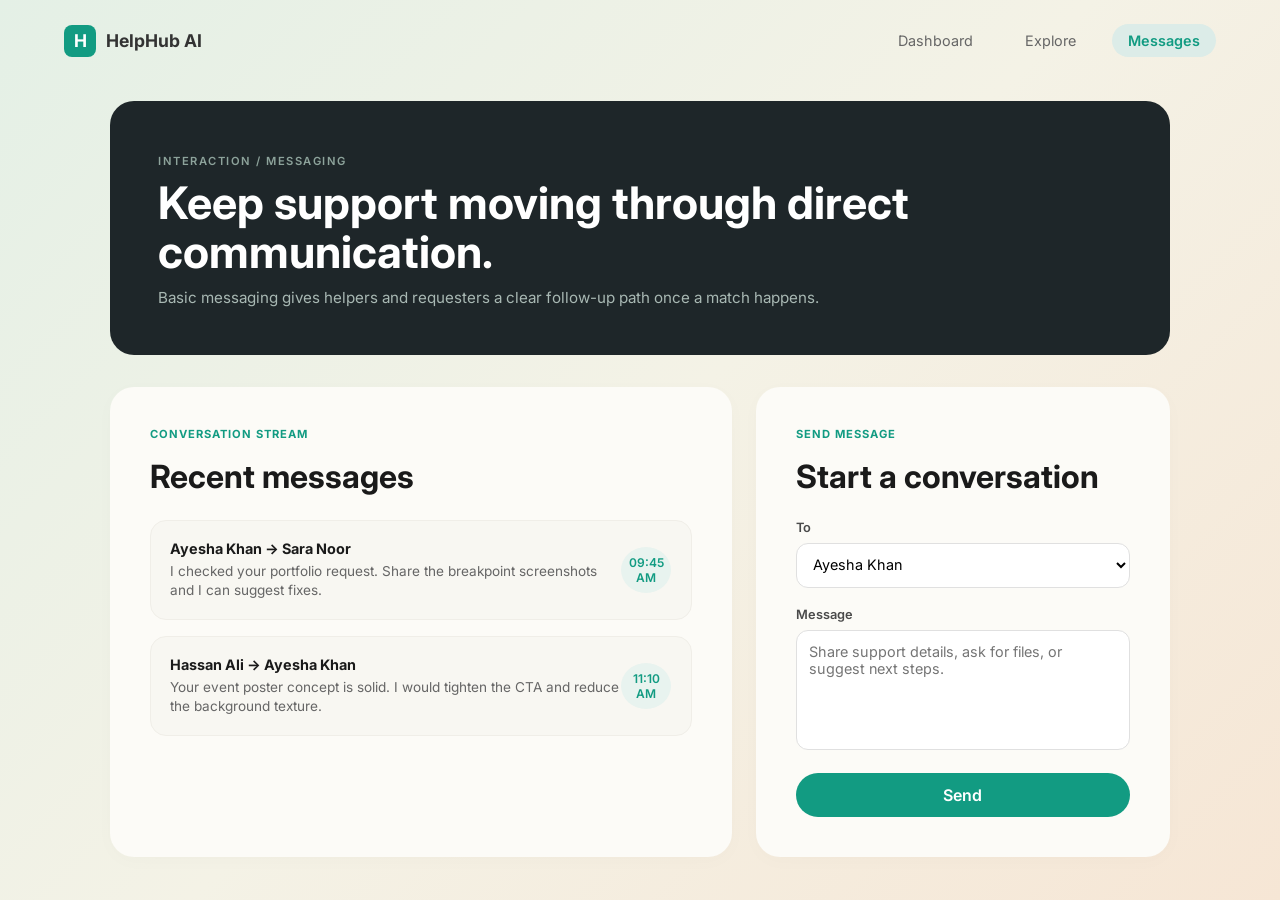
<file: Component/Massege.html>
<!DOCTYPE html>
<html lang="en">
<head>
    <meta charset="UTF-8">
    <meta name="viewport" content="width=device-width, initial-scale=1.0">
    <title>HelpHub AI - Messages</title>
    <link href="https://fonts.googleapis.com/css2?family=Inter:wght@400;500;600;700&display=swap" rel="stylesheet">
    <style>
        /* Base Reset */
        * {
            margin: 0;
            padding: 0;
            box-sizing: border-box;
            font-family: 'Inter', sans-serif;
        }

        body {
            background: linear-gradient(135deg, #e4f0e6 0%, #f4f2e6 50%, #f6e6d5 100%);
            min-height: 100vh;
            color: #333;
        }

        /* Navigation */
        nav {
            display: flex;
            justify-content: space-between;
            align-items: center;
            padding: 1.5rem 4rem;
        }

        .logo {
            display: flex;
            align-items: center;
            gap: 10px;
            font-weight: 700;
            font-size: 1.1rem;
        }

        .logo-icon {
            background-color: #129b82;
            color: white;
            width: 32px;
            height: 32px;
            border-radius: 8px;
            display: flex;
            justify-content: center;
            align-items: center;
        }

        .nav-links {
            display: flex;
            gap: 20px;
        }

        .nav-links a {
            text-decoration: none;
            color: #666;
            font-size: 0.9rem;
            padding: 8px 16px;
            border-radius: 20px;
        }

        .nav-links a.active {
            background-color: #dcece8;
            color: #129b82;
            font-weight: 600;
        }

        /* Main Container */
        .container {
            max-width: 1100px;
            margin: 0 auto;
            padding: 20px;
        }

        /* Dark Hero Banner */
        .hero-banner {
            background-color: #1e2629;
            color: white;
            padding: 3rem;
            border-radius: 24px;
            margin-bottom: 2rem;
        }

        .hero-banner span {
            font-size: 0.7rem;
            text-transform: uppercase;
            letter-spacing: 1.5px;
            color: #8da39b;
            font-weight: 600;
        }

        .hero-banner h1 {
            font-size: 2.8rem;
            margin: 10px 0;
            line-height: 1.1;
        }

        .hero-banner p {
            color: #a8b8b3;
            font-size: 0.95rem;
        }

        /* Grid Layout for Messages */
        .message-grid {
            display: grid;
            grid-template-columns: 1.5fr 1fr;
            gap: 1.5rem;
        }

        .card {
            background: #fcfbf7;
            padding: 2.5rem;
            border-radius: 24px;
            box-shadow: 0 4px 20px rgba(0,0,0,0.02);
        }

        .card-label {
            font-size: 0.7rem;
            text-transform: uppercase;
            letter-spacing: 1px;
            color: #129b82;
            font-weight: 700;
            margin-bottom: 1rem;
            display: block;
        }

        .card h2 {
            font-size: 2rem;
            margin-bottom: 1.5rem;
            color: #1a1a1a;
        }

        /* Chat Items */
        .chat-bubble {
            background: #f8f7f2;
            padding: 1.2rem;
            border-radius: 16px;
            margin-bottom: 1rem;
            border: 1px solid #f0eee8;
            display: flex;
            justify-content: space-between;
            align-items: center;
        }

        .chat-content h4 {
            font-size: 0.9rem;
            margin-bottom: 5px;
            color: #1a1a1a;
        }

        .chat-content p {
            font-size: 0.85rem;
            color: #666;
            line-height: 1.4;
        }

        .chat-time {
            font-size: 0.75rem;
            background: #e8f3ef;
            color: #129b82;
            padding: 8px;
            border-radius: 50%;
            text-align: center;
            min-width: 50px;
            font-weight: 600;
        }

        /* Form Elements */
        .form-group {
            margin-bottom: 1.2rem;
        }

        label {
            display: block;
            font-size: 0.8rem;
            font-weight: 600;
            margin-bottom: 8px;
            color: #4a4a4a;
        }

        select, textarea {
            width: 100%;
            padding: 12px;
            border: 1px solid #e0e0e0;
            border-radius: 12px;
            background: white;
            font-size: 0.9rem;
            outline: none;
        }

        textarea {
            height: 120px;
            resize: none;
        }

        .send-btn {
            width: 100%;
            background-color: #129b82;
            color: white;
            border: none;
            padding: 12px;
            border-radius: 25px;
            font-weight: 600;
            font-size: 1rem;
            cursor: pointer;
            transition: 0.3s;
        }

        .send-btn:hover {
            background-color: #0e806b;
        }

        /* Responsive */
        @media (max-width: 850px) {
            .message-grid {
                grid-template-columns: 1fr;
            }
            nav { padding: 1rem 2rem; }
        }
    </style>
</head>
<body>

    <nav>
        <div class="logo">
            <div class="logo-icon">H</div>
            HelpHub AI
        </div>
        <div class="nav-links">
            <a href="./Dashboard.html">Dashboard</a>
            <a href="./Explore.html">Explore</a>
            <a href="./Massege.html" class="active">Messages</a>
        </div>
    </nav>

    <div class="container">
        <div class="hero-banner">
            <span>Interaction / Messaging</span>
            <h1>Keep support moving through direct communication.</h1>
            <p>Basic messaging gives helpers and requesters a clear follow-up path once a match happens.</p>
        </div>

        <div class="message-grid">
            <div class="card">
                <span class="card-label">Conversation Stream</span>
                <h2>Recent messages</h2>

                <div class="chat-bubble">
                    <div class="chat-content">
                        <h4>Ayesha Khan → Sara Noor</h4>
                        <p>I checked your portfolio request. Share the breakpoint screenshots and I can suggest fixes.</p>
                    </div>
                    <div class="chat-time">09:45<br>AM</div>
                </div>

                <div class="chat-bubble">
                    <div class="chat-content">
                        <h4>Hassan Ali → Ayesha Khan</h4>
                        <p>Your event poster concept is solid. I would tighten the CTA and reduce the background texture.</p>
                    </div>
                    <div class="chat-time">11:10<br>AM</div>
                </div>
            </div>

            <div class="card">
                <span class="card-label">Send Message</span>
                <h2>Start a conversation</h2>

                <div class="form-group">
                    <label>To</label>
                    <select>
                        <option>Ayesha Khan</option>
                        <option>Sara Noor</option>
                        <option>Hassan Ali</option>
                    </select>
                </div>

                <div class="form-group">
                    <label>Message</label>
                    <textarea placeholder="Share support details, ask for files, or suggest next steps."></textarea>
                </div>

                <button class="send-btn">Send</button>
            </div>
        </div>
    </div>

</body>
</html>
</file>
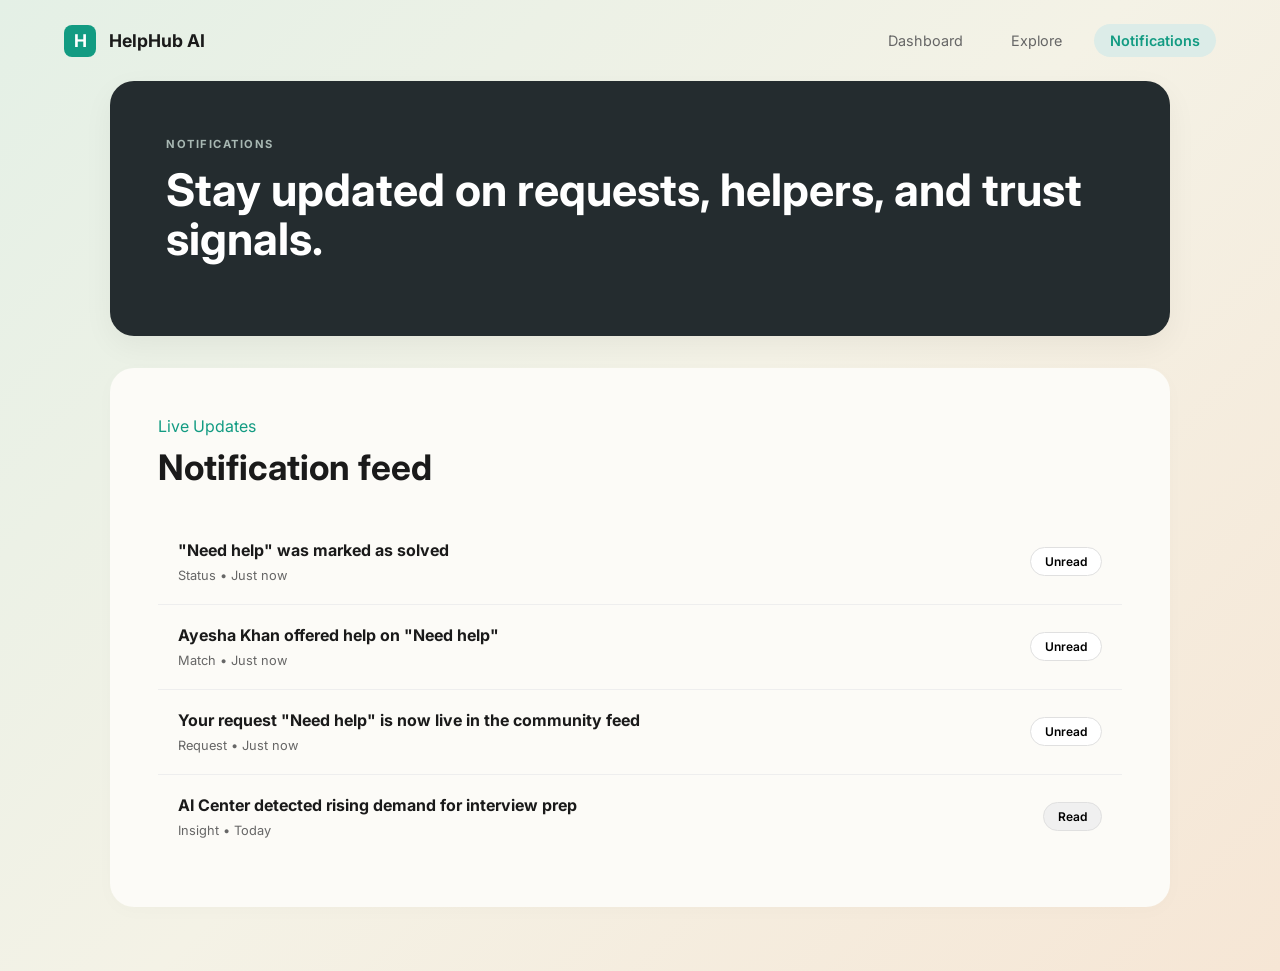
<file: Component/notification.html>
<!DOCTYPE html>
<html lang="en">
<head>
    <meta charset="UTF-8">
    <meta name="viewport" content="width=device-width, initial-scale=1.0">
    <title>HelpHub AI - Dashboard</title>
    <link href="https://fonts.googleapis.com/css2?family=Inter:wght@400;500;600;700&display=swap" rel="stylesheet">
    <style>
        /* --- CSS Variables & Reset --- */
        :root {
            --primary-teal: #129b82;
            --dark-green: #16342b;
            --dark-gray: #242c2f;
            --off-white: #fcfbf7;
            --text-main: #1a1a1a;
            --text-muted: #666;
            --bg-gradient: linear-gradient(135deg, #e4f0e6 0%, #f4f2e6 50%, #f6e6d5 100%);
        }

        * { margin: 0; padding: 0; box-sizing: border-box; font-family: 'Inter', sans-serif; }

        body {
            background: var(--bg-gradient);
            min-height: 100vh;
            color: var(--text-main);
            padding-bottom: 4rem;
        }

        /* --- Navigation Bar --- */
        nav {
            display: flex;
            justify-content: space-between;
            align-items: center;
            padding: 1.5rem 4rem;
            max-width: 1300px;
            margin: 0 auto;
        }

        .logo { display: flex; align-items: center; gap: 0.8rem; font-weight: 700; font-size: 1.1rem; }
        .logo-box {
            background: var(--primary-teal); color: white;
            width: 32px; height: 32px; border-radius: 8px;
            display: flex; justify-content: center; align-items: center;
        }

        .nav-links { display: flex; gap: 1rem; }
        .nav-links a {
            text-decoration: none; color: var(--text-muted); font-size: 0.9rem;
            padding: 8px 16px; border-radius: 20px; transition: 0.3s;
        }
        .nav-links a.active { background: #dcece8; color: var(--primary-teal); font-weight: 600; }

        /* --- Main Layout Container --- */
        .container { max-width: 1100px; margin: 0 auto; padding: 0 20px; }

        /* --- Hero Banner (Dark Section) --- */
        .hero-banner {
            background-color: var(--dark-gray);
            color: white;
            padding: 3.5rem;
            border-radius: 24px;
            margin-bottom: 2rem;
            box-shadow: 0 10px 30px rgba(0,0,0,0.05);
        }

        .hero-banner .overline {
            font-size: 0.7rem; text-transform: uppercase;
            letter-spacing: 1.5px; color: #a8b8b3; font-weight: 700;
        }

        .hero-banner h1 { font-size: 2.8rem; margin: 15px 0; line-height: 1.1; font-weight: 700; }
        .hero-banner p { color: #a8b8b3; font-size: 1rem; max-width: 700px; }

        /* --- White Content Card --- */
        .content-card {
            background: var(--off-white);
            padding: 3rem;
            border-radius: 24px;
            box-shadow: 0 4px 20px rgba(0,0,0,0.02);
        }

        .card-title { font-size: 2.2rem; margin-bottom: 2rem; color: var(--text-main); }

        /* --- List / Feed Items (Notifications) --- */
        .feed-item {
            padding: 20px;
            border-bottom: 1px solid #eee;
            display: flex;
            justify-content: space-between;
            align-items: center;
            transition: background 0.2s;
        }
        .feed-item:last-child { border-bottom: none; }
        .feed-item:hover { background: #f9f9f6; }

        .item-text h4 { font-size: 1rem; margin-bottom: 4px; }
        .item-text span { font-size: 0.8rem; color: var(--text-muted); }

        .btn-unread {
            background: white; border: 1px solid #e0e0e0;
            padding: 6px 14px; border-radius: 20px; font-size: 0.75rem;
            font-weight: 600; cursor: pointer;
        }

        /* --- Responsive Styles --- */
        @media (max-width: 850px) {
            nav { padding: 1.5rem 2rem; }
            .nav-links { display: none; }
            .hero-banner { padding: 2rem; }
            .hero-banner h1 { font-size: 2rem; }
            .content-card { padding: 1.5rem; }
        }
    </style>
</head>
<body>

    <nav>
        <div class="logo">
            <div class="logo-box">H</div> HelpHub AI
        </div>
        <div class="nav-links">
            <a href="./Dashboard.html">Dashboard</a>
            <a href="./Explore.html">Explore</a>
            <a href="./notification.html" class="active">Notifications</a>
        </div>
    </nav>

    <div class="container">
        
        <div class="hero-banner">
            <div class="overline">Notifications</div>
            <h1>Stay updated on requests, helpers, and trust signals.</h1>
        </div>

        <div class="content-card">
            <div class="overline" style="color: var(--primary-teal); margin-bottom: 10px;">Live Updates</div>
            <h2 class="card-title">Notification feed</h2>

            <div class="feed-item">
                <div class="item-text">
                    <h4>"Need help" was marked as solved</h4>
                    <span>Status • Just now</span>
                </div>
                <button class="btn-unread">Unread</button>
            </div>

            <div class="feed-item">
                <div class="item-text">
                    <h4>Ayesha Khan offered help on "Need help"</h4>
                    <span>Match • Just now</span>
                </div>
                <button class="btn-unread">Unread</button>
            </div>

            <div class="feed-item">
                <div class="item-text">
                    <h4>Your request "Need help" is now live in the community feed</h4>
                    <span>Request • Just now</span>
                </div>
                <button class="btn-unread">Unread</button>
            </div>

            <div class="feed-item">
                <div class="item-text">
                    <h4>AI Center detected rising demand for interview prep</h4>
                    <span>Insight • Today</span>
                </div>
                <button class="btn-unread" style="background: #f0f0f0;">Read</button>
            </div>
            </div>
    </div>

</body>
</html>
</file>
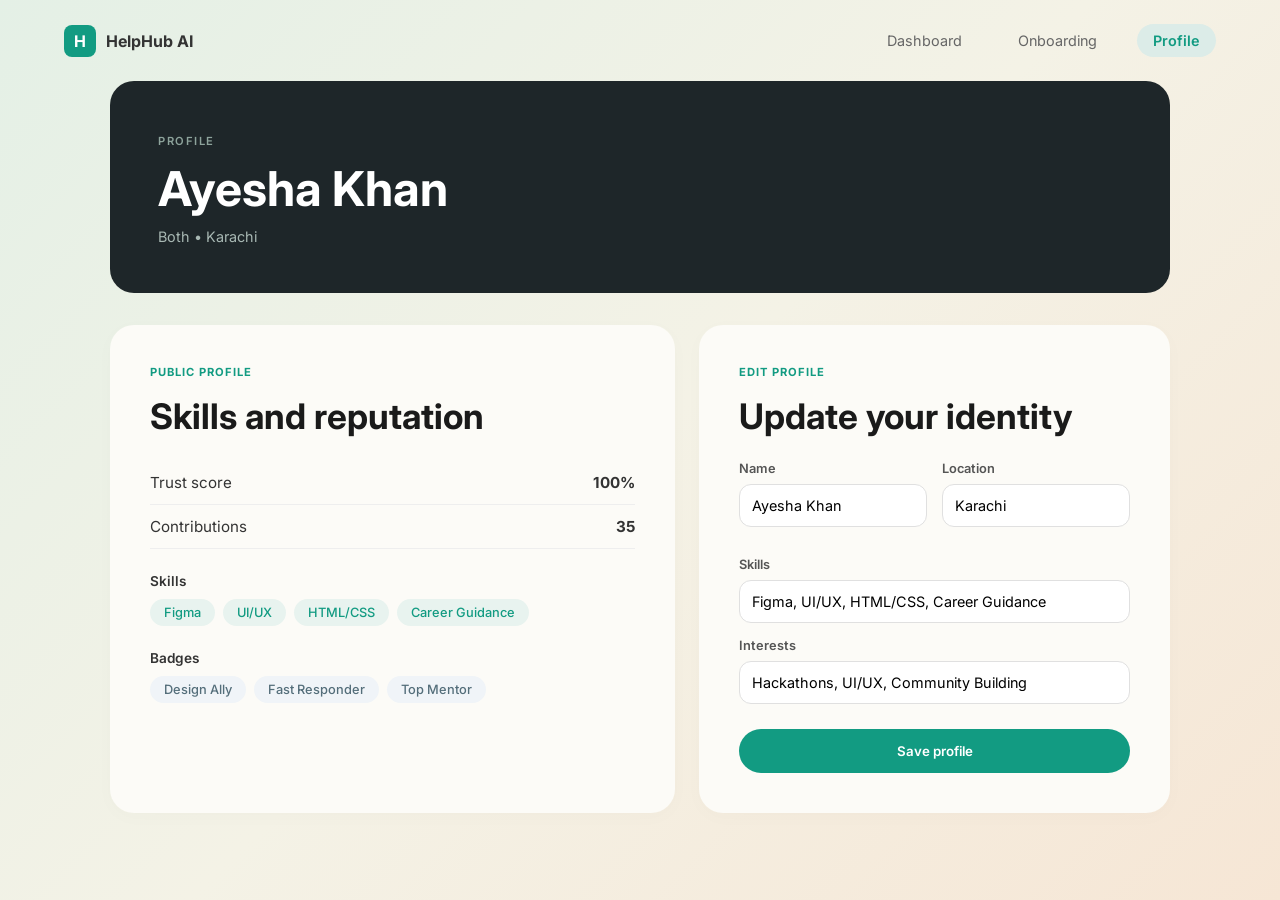
<file: Component/profile.html>
<!DOCTYPE html>
<html lang="en">
<head>
    <meta charset="UTF-8">
    <meta name="viewport" content="width=device-width, initial-scale=1.0">
    <title>HelpHub AI - Profile</title>
    <link href="https://fonts.googleapis.com/css2?family=Inter:wght@400;500;600;700&display=swap" rel="stylesheet">
    <style>
        /* Base Styles */
        * {
            margin: 0;
            padding: 0;
            box-sizing: border-box;
            font-family: 'Inter', sans-serif;
        }

        body {
            background: linear-gradient(135deg, #e4f0e6 0%, #f4f2e6 50%, #f6e6d5 100%);
            min-height: 100vh;
            color: #333;
            padding-bottom: 3rem;
        }

        /* Navigation */
        nav {
            display: flex;
            justify-content: space-between;
            align-items: center;
            padding: 1.5rem 4rem;
        }

        .logo {
            display: flex;
            align-items: center;
            gap: 10px;
            font-weight: 700;
        }

        .logo-icon {
            background-color: #129b82;
            color: white;
            width: 32px;
            height: 32px;
            border-radius: 8px;
            display: flex;
            justify-content: center;
            align-items: center;
        }

        .nav-links {
            display: flex;
            gap: 1.5rem;
        }

        .nav-links a {
            text-decoration: none;
            color: #666;
            font-size: 0.9rem;
            padding: 8px 16px;
            border-radius: 20px;
        }

        .nav-links a.active {
            background-color: #dcece8;
            color: #129b82;
            font-weight: 600;
        }

        /* Container */
        .container {
            max-width: 1100px;
            margin: 0 auto;
            padding: 0 20px;
        }

        /* Profile Hero Banner */
        .profile-banner {
            background-color: #1e2629;
            color: white;
            padding: 3rem;
            border-radius: 24px;
            margin-bottom: 2rem;
        }

        .profile-banner span {
            font-size: 0.7rem;
            text-transform: uppercase;
            letter-spacing: 1.5px;
            color: #8da39b;
            font-weight: 600;
        }

        .profile-banner h1 {
            font-size: 3rem;
            margin: 10px 0;
        }

        .profile-banner p {
            color: #a8b8b3;
            font-size: 0.9rem;
        }

        /* Content Grid */
        .content-grid {
            display: grid;
            grid-template-columns: 1.2fr 1fr;
            gap: 1.5rem;
        }

        .card {
            background: #fcfbf7;
            padding: 2.5rem;
            border-radius: 24px;
            box-shadow: 0 4px 20px rgba(0,0,0,0.02);
        }

        .section-tag {
            font-size: 0.7rem;
            text-transform: uppercase;
            letter-spacing: 1px;
            color: #129b82;
            font-weight: 700;
            margin-bottom: 1rem;
            display: block;
        }

        .card h2 {
            font-size: 2.2rem;
            margin-bottom: 1.5rem;
            color: #1a1a1a;
        }

        /* Stats Row */
        .stat-item {
            display: flex;
            justify-content: space-between;
            padding: 12px 0;
            border-bottom: 1px solid #eee;
            font-size: 0.95rem;
        }

        .stat-item span:last-child {
            font-weight: 700;
        }

        /* Pills/Tags */
        .tag-group {
            margin-top: 1.5rem;
        }

        .tag-label {
            display: block;
            font-size: 0.85rem;
            font-weight: 600;
            margin-bottom: 10px;
        }

        .pills {
            display: flex;
            flex-wrap: wrap;
            gap: 8px;
            margin-bottom: 1.5rem;
        }

        .pill {
            padding: 6px 14px;
            border-radius: 20px;
            font-size: 0.8rem;
            font-weight: 500;
        }

        .pill-skill { background: #e8f3ef; color: #129b82; }
        .pill-badge { background: #f0f4f8; color: #546e7a; }

        /* Form Styles */
        .form-row {
            display: grid;
            grid-template-columns: 1fr 1fr;
            gap: 15px;
            margin-bottom: 15px;
        }

        .form-group {
            margin-bottom: 15px;
        }

        label {
            display: block;
            font-size: 0.8rem;
            font-weight: 600;
            margin-bottom: 8px;
            color: #555;
        }

        input {
            width: 100%;
            padding: 12px;
            border: 1px solid #e0e0e0;
            border-radius: 12px;
            background: white;
            font-size: 0.9rem;
            outline: none;
        }

        .save-btn {
            width: 100%;
            background-color: #129b82;
            color: white;
            border: none;
            padding: 14px;
            border-radius: 25px;
            font-weight: 600;
            cursor: pointer;
            margin-top: 10px;
            transition: 0.3s;
        }

        .save-btn:hover {
            background-color: #0e806b;
        }

        /* Mobile Responsive */
        @media (max-width: 850px) {
            .content-grid { grid-template-columns: 1fr; }
            nav { padding: 1rem 2rem; }
            .profile-banner h1 { font-size: 2.2rem; }
        }
    </style>
</head>
<body>

    <nav>
        <div class="logo">
            <div class="logo-icon">H</div>
            <span>HelpHub AI</span>
        </div>
        <div class="nav-links">
            <a href="./Dashboard.html">Dashboard</a>
            <a href="#">Onboarding</a>
            <a href="./profile.html" class="active">Profile</a>
        </div>
    </nav>

    <div class="container">
        <div class="profile-banner">
            <span>Profile</span>
            <h1>Ayesha Khan</h1>
            <p>Both • Karachi</p>
        </div>

        <div class="content-grid">
            <div class="card">
                <span class="section-tag">Public Profile</span>
                <h2>Skills and reputation</h2>
                
                <div class="stat-item">
                    <span>Trust score</span>
                    <span>100%</span>
                </div>
                <div class="stat-item">
                    <span>Contributions</span>
                    <span>35</span>
                </div>

                <div class="tag-group">
                    <span class="tag-label">Skills</span>
                    <div class="pills">
                        <span class="pill pill-skill">Figma</span>
                        <span class="pill pill-skill">UI/UX</span>
                        <span class="pill pill-skill">HTML/CSS</span>
                        <span class="pill pill-skill">Career Guidance</span>
                    </div>

                    <span class="tag-label">Badges</span>
                    <div class="pills">
                        <span class="pill pill-badge">Design Ally</span>
                        <span class="pill pill-badge">Fast Responder</span>
                        <span class="pill pill-badge">Top Mentor</span>
                    </div>
                </div>
            </div>

            <div class="card">
                <span class="section-tag">Edit Profile</span>
                <h2>Update your identity</h2>

                <form>
                    <div class="form-row">
                        <div class="form-group">
                            <label>Name</label>
                            <input type="text" value="Ayesha Khan">
                        </div>
                        <div class="form-group">
                            <label>Location</label>
                            <input type="text" value="Karachi">
                        </div>
                    </div>

                    <div class="form-group">
                        <label>Skills</label>
                        <input type="text" value="Figma, UI/UX, HTML/CSS, Career Guidance">
                    </div>

                    <div class="form-group">
                        <label>Interests</label>
                        <input type="text" value="Hackathons, UI/UX, Community Building">
                    </div>

                    <button type="button" class="save-btn">Save profile</button>
                </form>
            </div>
        </div>
    </div>

</body>
</html>
</file>
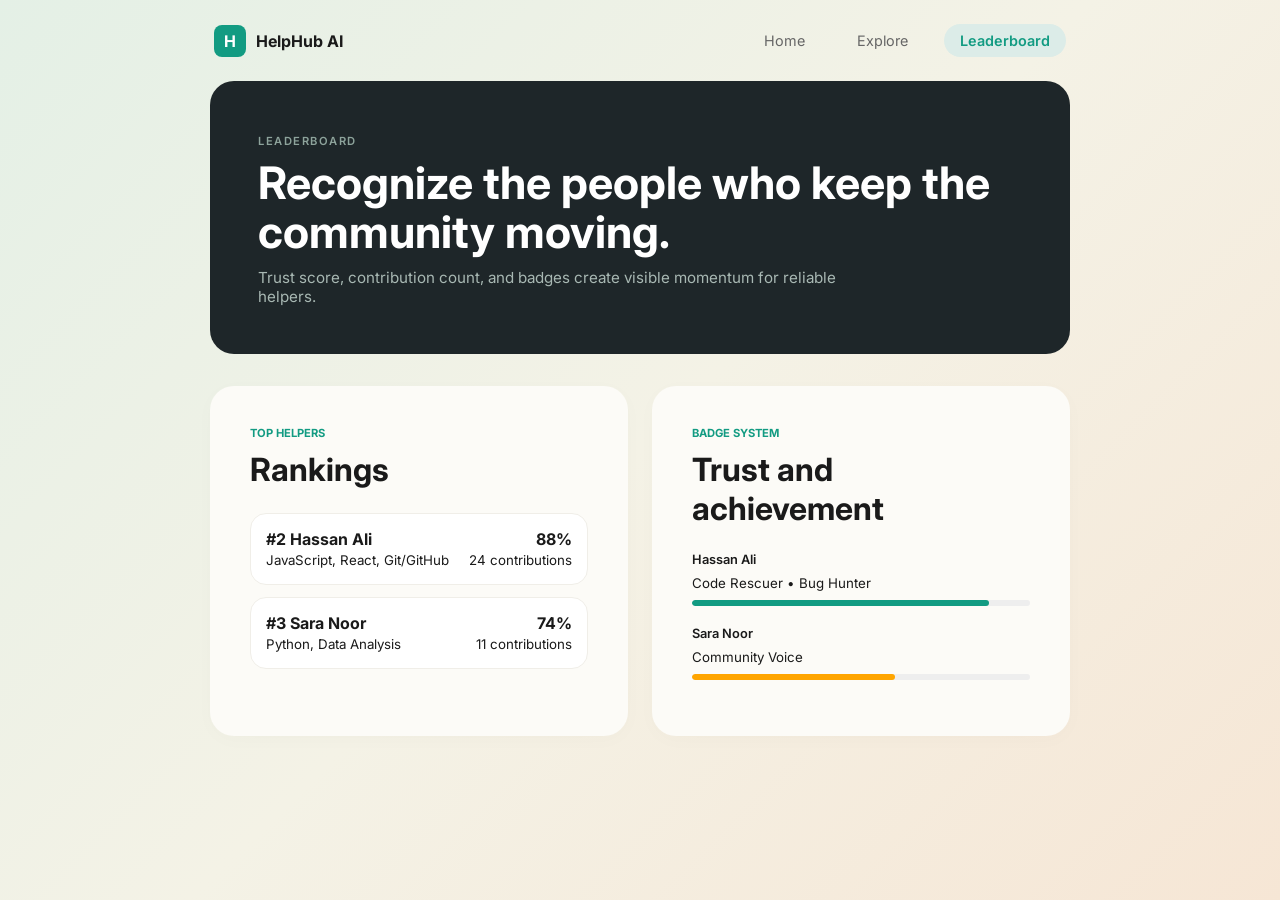
<file: Component/Ranking.html>
<!DOCTYPE html>
<html lang="en">
<head>
    <meta charset="UTF-8">
    <meta name="viewport" content="width=device-width, initial-scale=1.0">
    <title>HelpHub AI - Full Platform Design</title>
    <link href="https://fonts.googleapis.com/css2?family=Inter:wght@400;500;600;700&display=swap" rel="stylesheet">
    <style>
        /* --- Global Styles --- */
        :root {
            --primary-green: #129b82;
            --dark-bg: #1e2629;
            --light-card: #fcfbf7;
            --text-main: #1a1a1a;
            --text-muted: #666;
            --bg-gradient: linear-gradient(135deg, #e4f0e6 0%, #f4f2e6 50%, #f6e6d5 100%);
        }

        * { margin: 0; padding: 0; box-sizing: border-box; font-family: 'Inter', sans-serif; }

        body {
            background: var(--bg-gradient);
            min-height: 100vh;
            color: var(--text-main);
            padding-bottom: 50px;
            margin: 0px 150px;
        }

        .container {  
            margin: 0% 40px;
             padding: 0 20px; }

        /* --- Navigation --- */
        nav {
            display: flex;
            justify-content: space-between;
            align-items: center;
            padding: 1.5rem 4rem;
        }

        .logo { display: flex; align-items: center; gap: 10px; font-weight: 700; }
        .logo-icon {
            background: var(--primary-green); color: white;
            width: 32px; height: 32px; border-radius: 8px;
            display: flex; justify-content: center; align-items: center;
        }

        .nav-links { display: flex; gap: 20px; }
        .nav-links a { 
            text-decoration: none; color: var(--text-muted); font-size: 0.9rem; 
            padding: 8px 16px; border-radius: 20px; transition: 0.3s;
        }
        .nav-links a.active { background: #dcece8; color: var(--primary-green); font-weight: 600; }

        /* --- Hero Banner (Used in all pages) --- */
        .hero-banner {
            background: var(--dark-bg);
            color: white;
            padding: 3rem;
            border-radius: 24px;
            margin-bottom: 2rem;
        }

        .hero-banner span {
            font-size: 0.7rem; text-transform: uppercase;
            letter-spacing: 1.5px; color: #8da39b; font-weight: 600;
        }

        .hero-banner h1 { font-size: 2.8rem; margin: 10px 0; line-height: 1.1; }
        .hero-banner p { color: #a8b8b3; font-size: 0.95rem; max-width: 600px; }

        /* --- Grid Layouts --- */
        .page-grid {
            display: grid;
            grid-template-columns: 1fr 1fr;
            gap: 1.5rem;
            margin-bottom: 3rem;
        }

        .explore-grid {
            display: grid;
            grid-template-columns: 300px 1fr;
            gap: 1.5rem;
        }

        /* --- Card Styles --- */
        .card {
            background: var(--light-card);
            padding: 2.5rem;
            border-radius: 24px;
            box-shadow: 0 4px 20px rgba(0,0,0,0.02);
        }

        .section-tag {
            font-size: 0.7rem; color: var(--primary-green);
            text-transform: uppercase; font-weight: 700; margin-bottom: 10px; display: block;
        }

        .card h2 { font-size: 2rem; margin-bottom: 1.5rem; }

        /* --- Form Elements --- */
        .form-group { margin-bottom: 1rem; }
        label { display: block; font-size: 0.8rem; font-weight: 600; margin-bottom: 5px; }
        input, select {
            width: 100%; padding: 12px; border: 1px solid #e0e0e0;
            border-radius: 12px; outline: none; background: white;
        }

        .btn {
            width: 100%; background: var(--primary-green); color: white;
            border: none; padding: 14px; border-radius: 25px;
            font-weight: 600; cursor: pointer; transition: 0.3s;
        }

        /* --- Leaderboard/Feed Items --- */
        .item-row {
            background: white; padding: 15px; border-radius: 16px;
            margin-bottom: 12px; border: 1px solid #f0eee8;
            display: flex; justify-content: space-between; align-items: center;
        }

        .progress-bar {
            width: 100%; height: 6px; background: #eee;
            border-radius: 10px; margin-top: 8px; overflow: hidden;
        }
        .progress-fill { height: 100%; background: var(--primary-green); border-radius: 10px; }

        /* --- Responsive --- */
        @media (max-width: 900px) {
            .page-grid, .explore-grid { grid-template-columns: 1fr; }
            nav { padding: 1rem 2rem; }
            .hero-banner h1 { font-size: 2rem; }
        }
    </style>
</head>
<body>

    <nav>
        <div class="logo">
            <div class="logo-icon">H</div> HelpHub AI
        </div>
        <div class="nav-links">
            <a href="./index.html">Home</a>
            <a href="./Explore.html">Explore</a>
            <a href="./Ranking.html" class="active">Leaderboard</a>
        </div>
    </nav>

    <div class="container">

        <div id="leaderboard">
            <div class="hero-banner">
                <span>Leaderboard</span>
                <h1>Recognize the people who keep the community moving.</h1>
                <p>Trust score, contribution count, and badges create visible momentum for reliable helpers.</p>
            </div>

            <div class="page-grid">
                <div class="card">
                    <span class="section-tag">Top Helpers</span>
                    <h2>Rankings</h2>
                    
                    <div class="item-row">
                        <div>
                            <strong>#2 Hassan Ali</strong><br>
                            <small>JavaScript, React, Git/GitHub</small>
                        </div>
                        <div style="text-align: right;">
                            <strong>88%</strong><br><small>24 contributions</small>
                        </div>
                    </div>

                    <div class="item-row">
                        <div>
                            <strong>#3 Sara Noor</strong><br>
                            <small>Python, Data Analysis</small>
                        </div>
                        <div style="text-align: right;">
                            <strong>74%</strong><br><small>11 contributions</small>
                        </div>
                    </div>
                </div>

                <div class="card">
                    <span class="section-tag">Badge System</span>
                    <h2>Trust and achievement</h2>

                    <div class="form-group">
                        <label>Hassan Ali</label>
                        <small>Code Rescuer • Bug Hunter</small>
                        <div class="progress-bar"><div class="progress-fill" style="width: 88%;"></div></div>
                    </div>

                    <div class="form-group" style="margin-top: 20px;">
                        <label>Sara Noor</label>
                        <small>Community Voice</small>
                        <div class="progress-bar"><div class="progress-fill" style="width: 60%; background: orange;"></div></div>
                    </div>
                </div>
            </div>
        </div>

    
    </div>

</body>
</html>
</file>
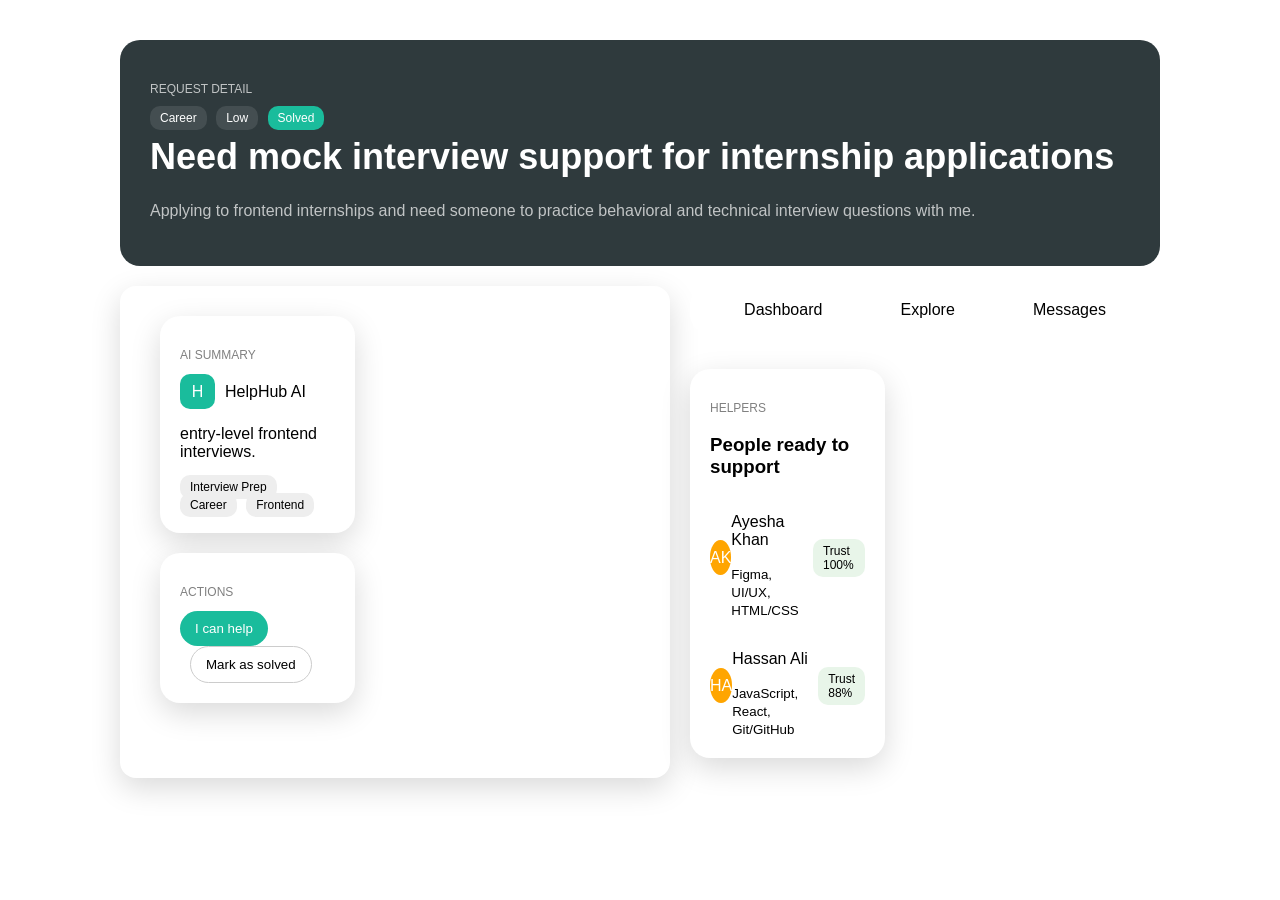
<file: Component/Request.html>
<!DOCTYPE html>
<html lang="en">
<head>
<meta charset="UTF-8">
<meta name="viewport" content="width=device-width, initial-scale=1.0">
<title>Request Detail UI</title>
<link rel="stylesheet" href="../CSS/style.css">
</head>
<body>

<div class="page">

  <!-- TOP HERO CARD -->
  <div class="hero-card">
    <p class="label">REQUEST DETAIL</p>

    <div class="tags">
      <span>Career</span>
      <span>Low</span>
      <span class="green">Solved</span>
    </div>

    <h1>Need mock interview support for internship applications</h1>

    <p class="desc">
      Applying to frontend internships and need someone to practice behavioral and technical interview questions with me.
    </p>
  </div>

  <!-- GRID SECTION -->
  <div class="grid">

    <!-- LEFT COLUMN -->
    <div class="left">

      <div class="card">
        <p class="small">AI SUMMARY</p>

        <div class="profile">
          <div class="logo">H</div>
          <span>HelpHub AI</span>
        </div>

        <p>entry-level frontend interviews.</p>

        <div class="chips">
          <span>Interview Prep</span>
          <span>Career</span>
          <span>Frontend</span>
        </div>
      </div>

      <div class="card actions">
        <p class="small">ACTIONS</p>

        <button class="primary">I can help</button>
        <button class="secondary">Mark as solved</button>
      </div>

    </div>

    <!-- RIGHT COLUMN -->
    <div class="right">

      <div class="nav">
        <span>Dashboard</span>
        <span>Explore</span>
        <span>Messages</span>
      </div>

      <div class="card helpers">
        <p class="small">HELPERS</p>
        <h3>People ready to support</h3>

        <div class="user">
          <div class="avatar">AK</div>
          <div>
            <p>Ayesha Khan</p>
            <small>Figma, UI/UX, HTML/CSS</small>
          </div>
          <span class="trust">Trust 100%</span>
        </div>

        <div class="user">
          <div class="avatar">HA</div>
          <div>
            <p>Hassan Ali</p>
            <small>JavaScript, React, Git/GitHub</small>
          </div>
          <span class="trust">Trust 88%</span>
        </div>

      </div>

    </div>

  </div>

</div>

</body>
</html>
</file>
<file: CSS/style.css>
.Nav_container{
      background: rgba(139, 225, 145, 0.1); 
  backdrop-filter: blur(10px);
  -webkit-backdrop-filter: blur(10px);
  padding: 0px 150px;
    display: flex;
    justify-content: space-between;
    align-items: center;
    gap: 100px;

}

h3 span{
background: linear-gradient(135deg, #0f9b8e, #38ef7d);
padding: 10px 15px;
border-radius: 10px;
gap: 20px;


}

.Nav_container ul {
    display: flex;
    justify-content: center;
    align-items: center;
    list-style: none;
    gap: 25px;
}
.Nav_container ul li a{
  text-decoration: none;
  color: black;
}

.Nav_btn{
    display: flex;
    justify-content: center;
    align-items: center;
    gap: 30px;
}
.Nav_btn a{
    text-decoration: none;
    color: black;
} 
 .menu-toggle {
  display: none;
  font-size: 28px;
  background: none;
  border: none;
  cursor: pointer;
}

/* MOBILE ONLY */
@media (max-width: 768px) {

  .menu-toggle {
    display: block;
  }

  .Nav_container {
    flex-wrap: wrap;
  }

  #navLinks,
  #navBtn {
    display: none;
    width: 100%;
    flex-direction: column;
    text-align: center;
    gap: 15px;
  }

  .Nav_container.active #navLinks,
  .Nav_container.active #navBtn {
    display: flex;
  }
}

body {
  margin: 0;
  font-family: sans-serif;
  
}



.navbar ul {
  display: flex;
  gap: 20px;
  list-style: none;
}

.navbar li {
  color: white;
}



/* HERO */
.hero {
  display: flex;
  justify-content: space-between;
  padding:0px 150px;
  margin-top: 20px;
  gap: 30px;
}

/* LEFT */
.left {
  
  color: rgb(0, 0, 0);

box-shadow: 0 10px 30px rgba(0, 0, 0, 0.15);
padding:30px 40px;
width: 600px;
border-radius: 16px;
 
   background: linear-gradient(to bottom, rgba(255,255,255,0), transparent 90%);
  pointer-events: none;

}
.tag{
    font-size: 12px;
    color: rgb(1, 47, 1);
}

.left h1 {
  font-size: 60px;
}

.buttons {
  margin: 20px 0;
}

.primary {
  background: black;
  color: white;
  padding: 10px 15px;
  border-radius: 10px;
}

.secondary {
  margin-left: 10px;
  padding: 10px 15px;
  border-radius: 10px;
}

.stats {
  display: flex;
  justify-content: center;

  gap: 15px;
  margin-top: 20px;
}

.card {
  background: white;
  padding: 20px;
  box-shadow: 0 10px 30px rgba(0, 0, 0, 0.15);
  border-radius: 15px;
  width: 33%;
}

/* RIGHT PANEL */
.right {
  
  display: flex;
  flex-direction: column;
  gap: 15px;
}

.info-card {
  background: #0f3d3e;
  color: white;
  padding: 20px;
  border-radius: 15px;
  width: 500px;
}

.mini-card {
  margin-top: 20px;
  background-color: white;
color: black;
  padding: 15px;
  border-radius: 10px;
}

/* RESPONSIVE DESIGN */

/* Tablets */
@media (max-width: 1024px) {
  .Nav_container {
    padding: 0px 50px;
    gap: 40px;
  }

  .hero {
    padding: 0px 50px;
    flex-direction: column;
    align-items: center;
  }

  .left {
    width: 100%;
  }

  .right {
    width: 100%;
    align-items: center;
  }

  .info-card {
    width: 100%;
  }
}

/* Mobile */
@media (max-width: 768px) {
  .Nav_container {
    flex-direction: column;
    gap: 15px;
    padding: 10px 20px;
    text-align: center;
  }

  .Nav_container ul {
    flex-direction: column;
    gap: 10px;
  }

  .Nav_btn {
    flex-direction: column;
    gap: 10px;
  }

  .hero {
    padding: 0px 20px;
    flex-direction: column;
    text-align: center;
  }

  .left {
    width: 100%;
    padding: 20px;
  }

  .left h1 {
    font-size: 36px;
  }

  .stats {
    flex-direction: column;
    align-items: center;
  }

  .card {
    width: 100%;
  }

  .right {
    width: 100%;
  }

  .info-card {
    width: 100%;
  }
}

/* Small mobile */
@media (max-width: 480px) {
  .left h1 {
    font-size: 28px;
  }

  .Nav_container {
    padding: 10px;
  }

  .hero {
    padding: 0px 10px;
  }

  .primary,
  .secondary {
    width: 100%;
    display: block;
    margin: 5px 0;
  }
}


/* container */
.container {
  padding: 40px 150px;
}

/* CORE FLOW */
.small {
  color: rgb(1, 47, 1);
  font-size: 15px;
}

.top-bar {
  display: flex;
  justify-content: space-between;
  align-items: center;
}

.top-bar h1 {
  font-size: 40px;
}

.top-bar button {
  padding: 10px 20px;
  border-radius: 20px;
  border: none;
  background: white;
  cursor: pointer;
}

/* CARDS */
.cards {
  display: flex;
  gap: 20px;
  margin-top: 20px;
}

.card {
  background: white;
  padding: 20px;
  border-radius: 15px;
  flex: 1;
}

/* FEATURED */
.featured {
  margin-top: 60px;
}

.featured-header {
  display: flex;
  justify-content: space-between;
  align-items: center;
}

.featured-header button {
  padding: 10px 20px;
  border-radius: 20px;
  border: none;
  background: white;
}

/* GRID */
.grid {
  display: flex;
  gap: 20px;
  margin-top: 20px;
}

.box {
  background: white;
  padding: 20px;
  border-radius: 15px;
   box-shadow: 0 10px 30px rgba(0, 0, 0, 0.15);
  flex: 1;
}

/* TAGS */
.tags span {
  font-size: 12px;
  padding: 5px 10px;
  border-radius: 10px;
  margin-right: 5px;
  background: #eee;
}

.high { background: #ffdddd; }
.medium { background: #fff3cd; }
.solved { background: #d4edda; }
.open { background: #d1ecf1; }

/* skills */
.skills span {
  font-size: 12px;
  background: #eee;
  padding: 5px 10px;
  border-radius: 10px;
  margin-right: 5px;
}

/* name */
.name {
  margin-top: 10px;
  font-weight: bold;
}

/* buttons */
.box button {
  margin-top: 10px;
  padding: 8px 15px;
  border-radius: 20px;
  border: none;
  background: black;
  color: white;
  cursor: pointer;
}
@media (max-width: 768px) {
  .container {
    padding: 20px;
  }

  .cards,
  .grid {
    flex-direction: column;
  }

  .top-bar {
    flex-direction: column;
    gap: 10px;
  }
}


/* PAGE */
.page {
  padding: 40px 120px;
}

/* HERO */
.hero-card {
  background: #2f3a3d;
  color: white;
  padding: 30px;
  border-radius: 20px;
}

.label {
  font-size: 12px;
  opacity: 0.7;
}

.tags span {
  background: rgba(255,255,255,0.1);
  padding: 5px 10px;
  border-radius: 10px;
  margin-right: 5px;
  font-size: 12px;
}

.green {
  background: #1abc9c !important;
}

.hero-card h1 {
  font-size: 36px;
  margin-top: 10px;
}

.desc {
  opacity: 0.7;
}

/* GRID */
.grid {
  display: flex;
  gap: 20px;
  margin-top: 20px;
}

/* CARDS */
.card {
  background: white;
  padding: 20px;
  border-radius: 20px;
  margin-bottom: 20px;
}

/* LEFT */
.left {
  flex: 1;
}

.small {
  font-size: 12px;
  color: gray;
}

/* PROFILE */
.profile {
  display: flex;
  align-items: center;
  gap: 10px;
  margin: 10px 0;
}

.logo {
  width: 35px;
  height: 35px;
  background: #1abc9c;
  color: white;
  display: flex;
  justify-content: center;
  align-items: center;
  border-radius: 10px;
}

/* CHIPS */
.chips span {
  background: #eee;
  padding: 5px 10px;
  border-radius: 10px;
  font-size: 12px;
  margin-right: 5px;
}

/* ACTION BUTTONS */
.primary {
  background: #1abc9c;
  border: none;
  padding: 10px 15px;
  border-radius: 20px;
  color: white;
  cursor: pointer;
}

.secondary {
  margin-left: 10px;
  padding: 10px 15px;
  border-radius: 20px;
  border: 1px solid #ccc;
  background: white;
}

/* RIGHT */
.right {
  flex: 1;
}

/* NAV */
.nav {
  display: flex;
  justify-content: space-around;
  background: white;
  padding: 15px;
  border-radius: 20px;
  margin-bottom: 20px;
}

/* USERS */
.user {
  display: flex;
  align-items: center;
  justify-content: space-between;
  margin-top: 15px;
}

.avatar {
  width: 35px;
  height: 35px;
  background: orange;
  color: white;
  display: flex;
  align-items: center;
  justify-content: center;
  border-radius: 50%;
}

.trust {
  background: #e8f5e9;
  padding: 5px 10px;
  border-radius: 10px;
  font-size: 12px;
}

/* RESPONSIVE */
@media (max-width: 768px) {
  .page {
    padding: 20px;
  }

  .grid {
    flex-direction: column;
  }

  .hero-card h1 {
    font-size: 24px;
  }
}
</file>
